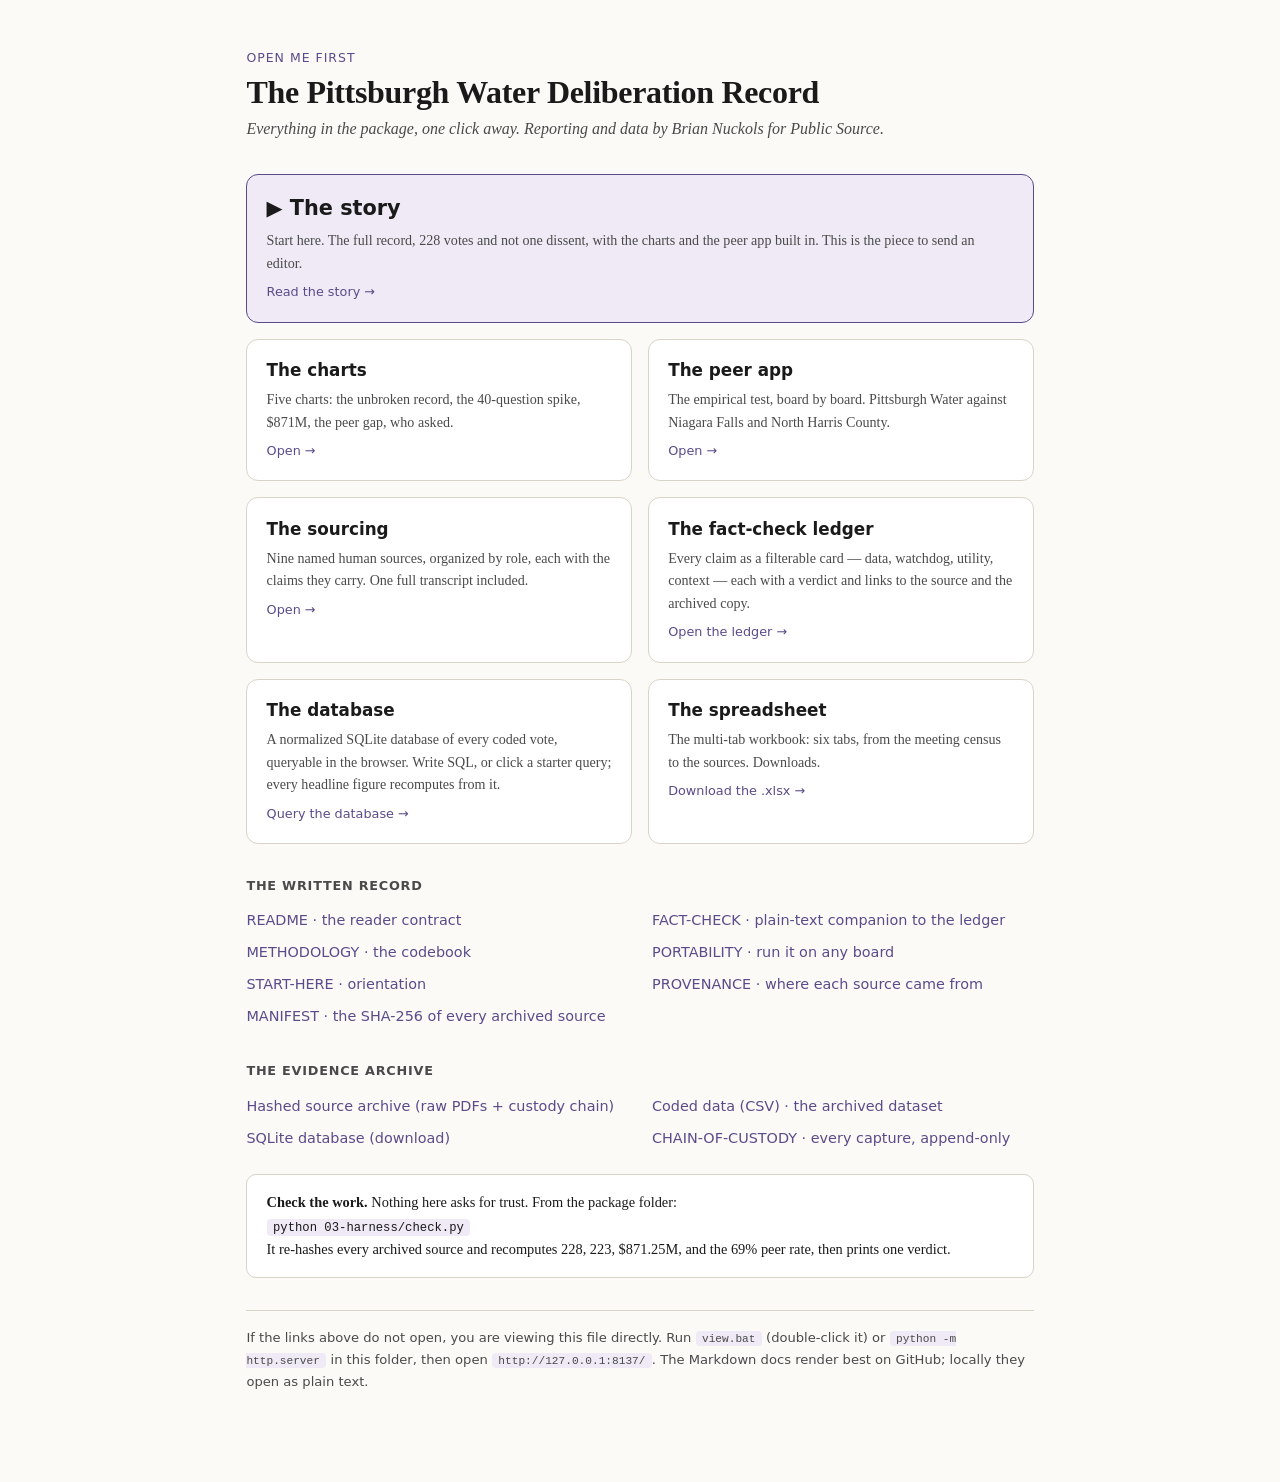
<file: index.html>
<!doctype html>
<html lang="en">
<head>
<meta charset="utf-8">
<meta name="viewport" content="width=device-width, initial-scale=1">
<title>The Pittsburgh Water Deliberation Record</title>
<style>
  :root{--ink:#1a1a1a;--soft:#4a4a4a;--paper:#fbfaf7;--rule:#d9d4c8;--accent:#5b4b8a;--accent-soft:#efeaf6;--card:#fff;}
  @media (prefers-color-scheme:dark){:root{--ink:#f4f2e9;--soft:#c3c2b7;--paper:#14130e;--rule:#332f26;--accent:#9085e9;--accent-soft:#231f33;--card:#1e1d16;}}
  *{box-sizing:border-box}
  body{margin:0;background:var(--paper);color:var(--ink);font-family:Georgia,"Palatino Linotype",serif;line-height:1.6}
  .wrap{max-width:52rem;margin:0 auto;padding:3rem 1.4rem 5rem}
  .kicker{font-family:-apple-system,system-ui,sans-serif;font-size:.78rem;letter-spacing:.08em;text-transform:uppercase;color:var(--accent);margin:0 0 .4rem}
  h1{font-size:2rem;line-height:1.15;margin:0 0 .3rem;letter-spacing:-.01em}
  .sub{color:var(--soft);font-style:italic;margin:0 0 2rem}
  .grid{display:grid;grid-template-columns:1fr 1fr;gap:1rem;margin-bottom:1.5rem}
  @media(max-width:600px){.grid{grid-template-columns:1fr}}
  a.card{display:block;text-decoration:none;color:inherit;background:var(--card);border:1px solid var(--rule);border-radius:12px;padding:1.1rem 1.2rem;transition:transform .1s,border-color .1s}
  a.card:hover{transform:translateY(-2px);border-color:var(--accent)}
  a.card.big{grid-column:1/-1;background:var(--accent-soft);border-color:var(--accent)}
  .card h2{font-family:-apple-system,system-ui,sans-serif;font-size:1.05rem;margin:0 0 .25rem}
  .card.big h2{font-size:1.3rem}
  .card p{font-size:.88rem;color:var(--soft);margin:0}
  .card .go{font-family:-apple-system,system-ui,sans-serif;font-size:.8rem;color:var(--accent);margin-top:.5rem;display:inline-block}
  h3.sec{font-family:-apple-system,system-ui,sans-serif;font-size:.8rem;text-transform:uppercase;letter-spacing:.06em;color:var(--soft);margin:2rem 0 .7rem}
  ul.docs{list-style:none;padding:0;margin:0;display:grid;grid-template-columns:1fr 1fr;gap:.4rem 1.5rem}
  @media(max-width:600px){ul.docs{grid-template-columns:1fr}}
  ul.docs a{color:var(--accent);text-decoration:none;font-family:-apple-system,system-ui,sans-serif;font-size:.9rem}
  ul.docs a:hover{text-decoration:underline}
  .check{background:var(--card);border:1px solid var(--rule);border-radius:10px;padding:1rem 1.2rem;margin-top:1.5rem;font-size:.9rem}
  code{font-family:"Cascadia Code",Consolas,monospace;background:var(--accent-soft);padding:.1rem .4rem;border-radius:4px;font-size:.85em}
  .foot{color:var(--soft);font-size:.82rem;margin-top:2rem;border-top:1px solid var(--rule);padding-top:1rem;font-family:-apple-system,system-ui,sans-serif}
</style>
</head>
<body>
<div class="wrap">
  <p class="kicker">Open me first</p>
  <h1>The Pittsburgh Water Deliberation Record</h1>
  <p class="sub">Everything in the package, one click away. Reporting and data by Brian Nuckols for Public Source.</p>

  <div class="grid">
    <a class="card big" href="site/index.html">
      <h2>▶ The story</h2>
      <p>Start here. The full record, 228 votes and not one dissent, with the charts and the peer app built in. This is the piece to send an editor.</p>
      <span class="go">Read the story →</span>
    </a>

    <a class="card" href="04-charts/index.html">
      <h2>The charts</h2>
      <p>Five charts: the unbroken record, the 40-question spike, $871M, the peer gap, who asked.</p>
      <span class="go">Open →</span>
    </a>

    <a class="card" href="widget/index.html">
      <h2>The peer app</h2>
      <p>The empirical test, board by board. Pittsburgh Water against Niagara Falls and North Harris County.</p>
      <span class="go">Open →</span>
    </a>

    <a class="card" href="05-sources/index.html">
      <h2>The sourcing</h2>
      <p>Nine named human sources, organized by role, each with the claims they carry. One full transcript included.</p>
      <span class="go">Open →</span>
    </a>

    <a class="card" href="fact-check/index.html">
      <h2>The fact-check ledger</h2>
      <p>Every claim as a filterable card — data, watchdog, utility, context — each with a verdict and links to the source and the archived copy.</p>
      <span class="go">Open the ledger →</span>
    </a>

    <a class="card" href="db/index.html">
      <h2>The database</h2>
      <p>A normalized SQLite database of every coded vote, queryable in the browser. Write SQL, or click a starter query; every headline figure recomputes from it.</p>
      <span class="go">Query the database →</span>
    </a>

    <a class="card" href="spreadsheet/Pittsburgh-Water-Deliberation-Record.xlsx">
      <h2>The spreadsheet</h2>
      <p>The multi-tab workbook: six tabs, from the meeting census to the sources. Downloads.</p>
      <span class="go">Download the .xlsx →</span>
    </a>
  </div>

  <h3 class="sec">The written record</h3>
  <ul class="docs">
    <li><a href="README.md">README · the reader contract</a></li>
    <li><a href="FACT-CHECK.md">FACT-CHECK · plain-text companion to the ledger</a></li>
    <li><a href="METHODOLOGY.md">METHODOLOGY · the codebook</a></li>
    <li><a href="PORTABILITY.md">PORTABILITY · run it on any board</a></li>
    <li><a href="START-HERE.md">START-HERE · orientation</a></li>
    <li><a href="01-sources-archive/PROVENANCE.md">PROVENANCE · where each source came from</a></li>
    <li><a href="01-sources-archive/MANIFEST.md">MANIFEST · the SHA-256 of every archived source</a></li>
  </ul>

  <h3 class="sec">The evidence archive</h3>
  <ul class="docs">
    <li><a href="https://github.com/bnuckols13/pittsburgh-water-deliberation-record/tree/main/01-sources-archive">Hashed source archive (raw PDFs + custody chain)</a></li>
    <li><a href="https://github.com/bnuckols13/pittsburgh-water-deliberation-record/tree/main/02-data">Coded data (CSV) · the archived dataset</a></li>
    <li><a href="db/pittsburgh_water.db">SQLite database (download)</a></li>
    <li><a href="01-sources-archive/CHAIN-OF-CUSTODY.md">CHAIN-OF-CUSTODY · every capture, append-only</a></li>
  </ul>

  <div class="check">
    <b>Check the work.</b> Nothing here asks for trust. From the package folder:
    <br><code>python 03-harness/check.py</code>
    <br>It re-hashes every archived source and recomputes 228, 223, $871.25M, and the 69% peer rate, then prints one verdict.
  </div>

  <p class="foot">If the links above do not open, you are viewing this file directly. Run <code>view.bat</code> (double-click it) or <code>python -m http.server</code> in this folder, then open <code>http://127.0.0.1:8137/</code>. The Markdown docs render best on GitHub; locally they open as plain text.</p>
</div>
</body>
</html>
</file>
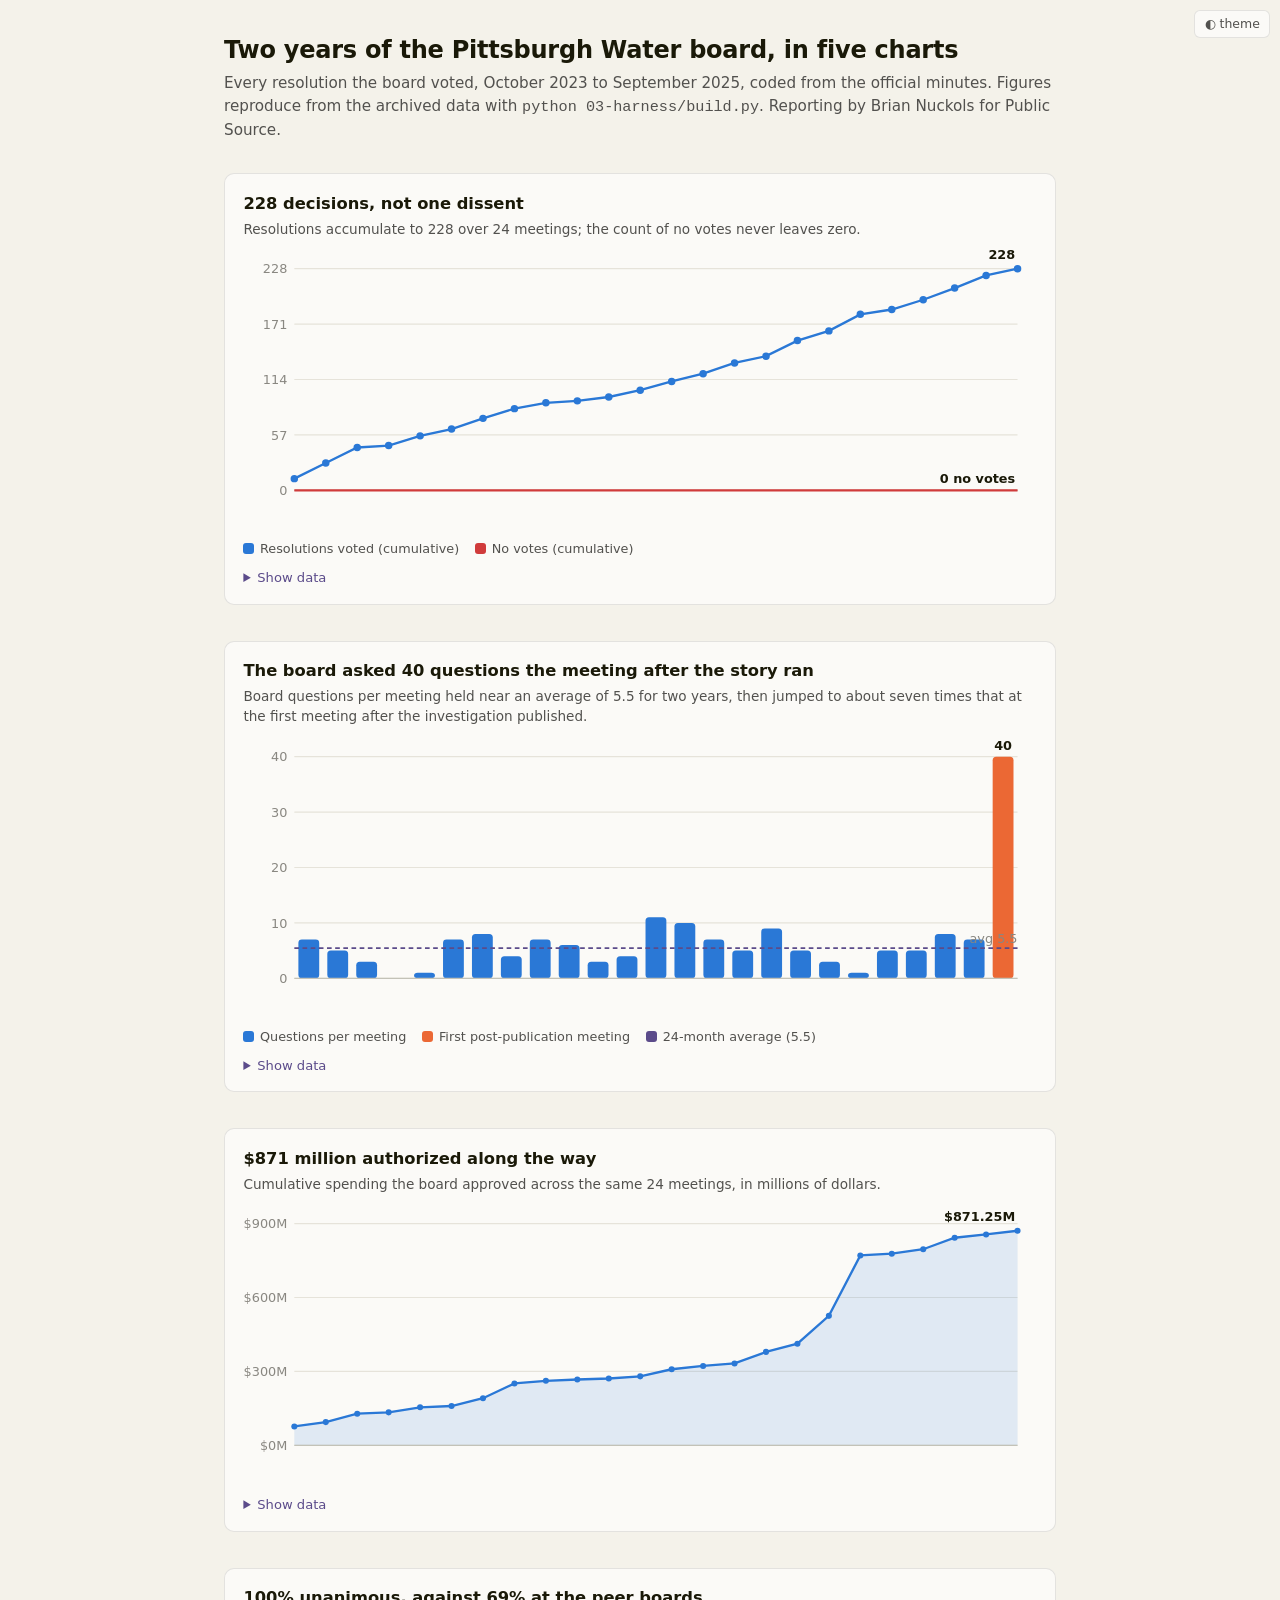
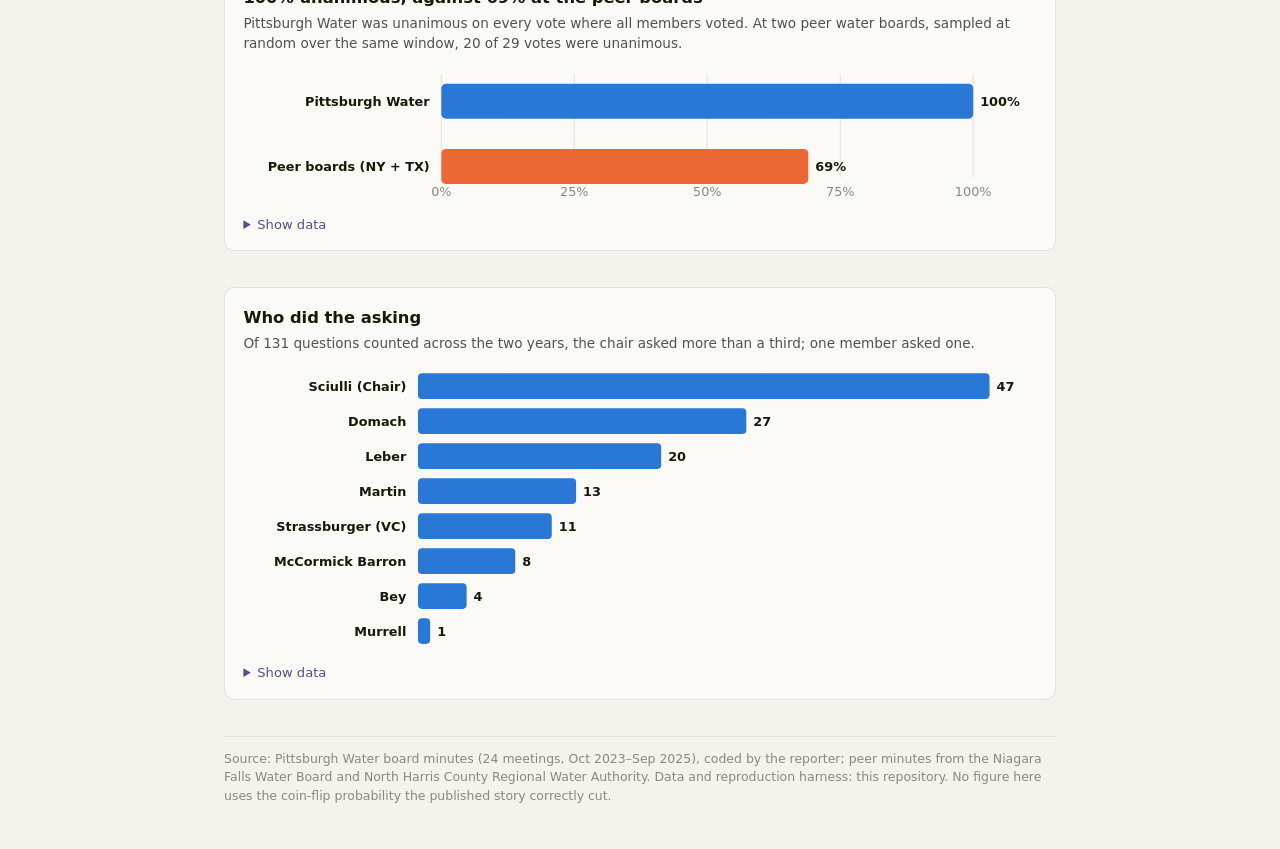
<file: 04-charts/index.html>
<!doctype html>
<html lang="en">
<head>
<meta charset="utf-8">
<meta name="viewport" content="width=device-width, initial-scale=1">
<title>Pittsburgh Water board: the charts</title>
<style>
  :root{
    --surface:#fbfaf7; --plane:#f4f2ea; --ink:#1a1908; --secondary:#52514e; --muted:#898781;
    --grid:#e6e3da; --axis:#c3c2b7; --s1:#2a78d6; --s2:#eb6834; --dissent:#d03b3b; --accent:#5b4b8a;
    --border:rgba(11,11,11,.10);
    font-family:system-ui,-apple-system,"Segoe UI",sans-serif;
  }
  @media (prefers-color-scheme:dark){
    :root{ --surface:#16150f; --plane:#0d0d0a; --ink:#f4f2e9; --secondary:#c3c2b7; --muted:#8f8d86;
      --grid:#2c2c2a; --axis:#383835; --s1:#3987e5; --s2:#d95926; --dissent:#e05a5a; --accent:#9085e9;
      --border:rgba(255,255,255,.12); }
  }
  :root[data-theme="dark"]{ --surface:#16150f; --plane:#0d0d0a; --ink:#f4f2e9; --secondary:#c3c2b7; --muted:#8f8d86; --grid:#2c2c2a; --axis:#383835; --s1:#3987e5; --s2:#d95926; --dissent:#e05a5a; --accent:#9085e9; --border:rgba(255,255,255,.12); }
  :root[data-theme="light"]{ --surface:#fbfaf7; --plane:#f4f2ea; --ink:#1a1908; --secondary:#52514e; --muted:#898781; --grid:#e6e3da; --axis:#c3c2b7; --s1:#2a78d6; --s2:#eb6834; --dissent:#d03b3b; --accent:#5b4b8a; --border:rgba(11,11,11,.10); }
  *{box-sizing:border-box}
  body{margin:0;background:var(--plane);color:var(--ink);line-height:1.5;padding:2rem 1rem}
  .wrap{max-width:52rem;margin:0 auto}
  h1{font-size:1.5rem;font-weight:650;letter-spacing:-.01em;margin:0 0 .25rem}
  .sub{color:var(--secondary);margin:0 0 2rem;font-size:.95rem}
  figure{margin:0 0 2.25rem;background:var(--surface);border:1px solid var(--border);border-radius:10px;padding:1.1rem 1.15rem 1rem}
  figcaption{font-weight:600;font-size:1.02rem;margin-bottom:.15rem}
  .note{color:var(--secondary);font-size:.85rem;margin:.1rem 0 .7rem}
  svg{display:block;width:100%;height:auto;overflow:visible}
  .legend{display:flex;gap:1rem;flex-wrap:wrap;font-size:.8rem;color:var(--secondary);margin-top:.55rem}
  .legend span{display:inline-flex;align-items:center;gap:.35rem}
  .swatch{width:11px;height:11px;border-radius:3px;display:inline-block}
  .tick{fill:var(--muted);font-size:11px}
  .vlabel{fill:var(--ink);font-size:11px;font-weight:600}
  .axis-line{stroke:var(--axis);stroke-width:1}
  .grid-line{stroke:var(--grid);stroke-width:1}
  details{margin-top:.6rem;font-size:.82rem;color:var(--secondary)}
  summary{cursor:pointer;color:var(--accent)}
  table{border-collapse:collapse;margin-top:.5rem;font-size:.8rem;width:100%}
  th,td{text-align:right;padding:.2rem .5rem;border-bottom:1px solid var(--grid);font-variant-numeric:tabular-nums}
  th:first-child,td:first-child{text-align:left}
  .tip{position:fixed;pointer-events:none;background:var(--ink);color:var(--surface);font-size:.76rem;
    padding:.3rem .5rem;border-radius:6px;opacity:0;transition:opacity .08s;z-index:9;white-space:nowrap;transform:translate(-50%,-130%)}
  .theme-btn{position:fixed;top:.6rem;right:.6rem;font:inherit;font-size:.78rem;background:var(--surface);
    color:var(--secondary);border:1px solid var(--border);border-radius:6px;padding:.25rem .6rem;cursor:pointer}
  .src{color:var(--muted);font-size:.78rem;margin-top:2rem;border-top:1px solid var(--grid);padding-top:.8rem}
</style>
</head>
<body>
<button class="theme-btn" id="themeBtn" aria-label="Toggle light or dark">◐ theme</button>
<div class="wrap">
  <h1>Two years of the Pittsburgh Water board, in five charts</h1>
  <p class="sub">Every resolution the board voted, October 2023 to September 2025, coded from the official minutes. Figures reproduce from the archived data with <code>python 03-harness/build.py</code>. Reporting by Brian Nuckols for Public Source.</p>

  <figure><figcaption>228 decisions, not one dissent</figcaption>
    <p class="note">Resolutions accumulate to 228 over 24 meetings; the count of no votes never leaves zero.</p>
    <div id="c1"></div>
    <div class="legend"><span><i class="swatch" style="background:var(--s1)"></i>Resolutions voted (cumulative)</span><span><i class="swatch" style="background:var(--dissent)"></i>No votes (cumulative)</span></div>
    <details><summary>Show data</summary><div id="t1"></div></details>
  </figure>

  <figure><figcaption>The board asked 40 questions the meeting after the story ran</figcaption>
    <p class="note">Board questions per meeting held near an average of 5.5 for two years, then jumped to about seven times that at the first meeting after the investigation published.</p>
    <div id="c2"></div>
    <div class="legend"><span><i class="swatch" style="background:var(--s1)"></i>Questions per meeting</span><span><i class="swatch" style="background:var(--s2)"></i>First post-publication meeting</span><span><i class="swatch" style="background:var(--accent)"></i>24-month average (5.5)</span></div>
    <details><summary>Show data</summary><div id="t2"></div></details>
  </figure>

  <figure><figcaption>$871 million authorized along the way</figcaption>
    <p class="note">Cumulative spending the board approved across the same 24 meetings, in millions of dollars.</p>
    <div id="c3"></div>
    <details><summary>Show data</summary><div id="t3"></div></details>
  </figure>

  <figure><figcaption>100% unanimous, against 69% at the peer boards</figcaption>
    <p class="note">Pittsburgh Water was unanimous on every vote where all members voted. At two peer water boards, sampled at random over the same window, 20 of 29 votes were unanimous.</p>
    <div id="c4"></div>
    <details><summary>Show data</summary><div id="t4"></div></details>
  </figure>

  <figure><figcaption>Who did the asking</figcaption>
    <p class="note">Of 131 questions counted across the two years, the chair asked more than a third; one member asked one.</p>
    <div id="c5"></div>
    <details><summary>Show data</summary><div id="t5"></div></details>
  </figure>

  <p class="src">Source: Pittsburgh Water board minutes (24 meetings, Oct 2023–Sep 2025), coded by the reporter; peer minutes from the Niagara Falls Water Board and North Harris County Regional Water Authority. Data and reproduction harness: this repository. No figure here uses the coin-flip probability the published story correctly cut.</p>
</div>

<div class="tip" id="tip"></div>
<script>
const tip=document.getElementById('tip');
function showTip(e,html){tip.innerHTML=html;tip.style.left=e.clientX+'px';tip.style.top=e.clientY+'px';tip.style.opacity=1;}
function hideTip(){tip.style.opacity=0;}
const NS='http://www.w3.org/2000/svg';
function el(n,a){const e=document.createElementNS(NS,n);for(const k in a)e.setAttribute(k,a[k]);return e;}
function table(id,head,rows){
  let h='<table><thead><tr>'+head.map(c=>`<th>${c}</th>`).join('')+'</tr></thead><tbody>';
  h+=rows.map(r=>'<tr>'+r.map(c=>`<td>${c}</td>`).join('')+'</tr>').join('');
  document.getElementById(id).innerHTML=h+'</tbody></table>';
}

// --- data ---------------------------------------------------------------
const meetings=[
 ["2023-10-27",12,7,76.58],["2023-11-17",16,5,17.58],["2023-12-15",16,3,34.29],["2024-01-26",2,0,5.26],
 ["2024-02-23",10,1,20.42],["2024-03-22",7,7,5.34],["2024-04-26",11,8,31.56],["2024-05-24",10,4,60.08],
 ["2024-06-28",6,7,10.80],["2024-07-26",2,6,5.18],["2024-08-23",4,3,4.19],["2024-09-27",7,4,8.66],
 ["2024-10-25",9,11,28.79],["2024-11-22",8,10,13.64],["2024-12-20",11,7,9.92],["2025-01-24",7,5,46.94],
 ["2025-02-28",16,9,33.22],["2025-03-28",10,5,113.18],["2025-04-25",17,3,245.38],["2025-05-23",5,1,7.04],
 ["2025-06-27",10,5,18.14],["2025-07-25",12,5,46.54],["2025-08-22",13,8,13.54],["2025-09-26",7,7,14.98]];
const members=[["Sciulli (Chair)",47],["Domach",27],["Leber",20],["Martin",13],["Strassburger (VC)",11],["McCormick Barron",8],["Bey",4],["Murrell",1]];
const W=680, H=240, PL=44, PR=16, PT=16, PB=34;

// --- chart 1: cumulative resolutions vs cumulative dissent --------------
(function(){
  const svg=el('svg',{viewBox:`0 0 ${W} ${H}`,role:'img','aria-label':'Cumulative resolutions rising to 228 while cumulative no votes stay at zero'});
  let cum=0; const pts=meetings.map((m,i)=>{cum+=m[1];return [i,cum];});
  const maxY=228, X=i=>PL+(W-PL-PR)*i/(meetings.length-1), Y=v=>H-PB-(H-PT-PB)*v/maxY;
  [0,57,114,171,228].forEach(v=>{svg.appendChild(el('line',{class:'grid-line',x1:PL,x2:W-PR,y1:Y(v),y2:Y(v)}));
    const t=el('text',{class:'tick',x:PL-6,y:Y(v)+4,'text-anchor':'end'});t.textContent=v;svg.appendChild(t);});
  svg.appendChild(el('line',{class:'axis-line',x1:PL,x2:W-PR,y1:Y(0),y2:Y(0)}));
  // dissent line flat at 0
  svg.appendChild(el('line',{x1:X(0),y1:Y(0),x2:X(meetings.length-1),y2:Y(0),stroke:'var(--dissent)','stroke-width':2}));
  // resolutions cumulative
  let d='M'+pts.map(p=>`${X(p[0])},${Y(p[1])}`).join(' L');
  svg.appendChild(el('path',{d,fill:'none',stroke:'var(--s1)','stroke-width':2}));
  pts.forEach((p,i)=>{const c=el('circle',{cx:X(p[0]),cy:Y(p[1]),r:3.2,fill:'var(--s1)'});
    c.addEventListener('mousemove',e=>showTip(e,`${meetings[i][0]}<br>${p[1]} resolutions · 0 no votes`));
    c.addEventListener('mouseleave',hideTip);svg.appendChild(c);});
  const lab=el('text',{class:'vlabel',x:X(pts.length-1)-2,y:Y(228)-8,'text-anchor':'end'});lab.textContent='228';svg.appendChild(lab);
  const z=el('text',{class:'vlabel',x:X(pts.length-1)-2,y:Y(0)-6,'text-anchor':'end',fill:'var(--dissent)'});z.textContent='0 no votes';svg.appendChild(z);
  document.getElementById('c1').appendChild(svg);
  table('t1',['Meeting','Cumulative resolutions','Cumulative no votes'],pts.map((p,i)=>[meetings[i][0],p[1],0]));
})();

// --- chart 2: questions per meeting + follow-up spike -------------------
(function(){
  const data=meetings.map(m=>m[2]).concat([40]);
  const labels=meetings.map(m=>m[0].slice(2)).concat(['post-pub']);
  const avg=5.46, maxY=40;
  const bw=(W-PL-PR)/data.length*0.72, gap=(W-PL-PR)/data.length;
  const Y=v=>H-PB-(H-PT-PB)*v/maxY;
  const svg=el('svg',{viewBox:`0 0 ${W} ${H}`,role:'img','aria-label':'Questions per meeting near five for two years then forty at the first post-publication meeting'});
  [0,10,20,30,40].forEach(v=>{svg.appendChild(el('line',{class:'grid-line',x1:PL,x2:W-PR,y1:Y(v),y2:Y(v)}));
    const t=el('text',{class:'tick',x:PL-6,y:Y(v)+4,'text-anchor':'end'});t.textContent=v;svg.appendChild(t);});
  data.forEach((v,i)=>{const x=PL+gap*i+(gap-bw)/2, h=Y(0)-Y(v), last=i===data.length-1;
    const r=el('rect',{x,y:Y(v),width:bw,height:Math.max(h,0),rx:3,fill:last?'var(--s2)':'var(--s1)'});
    r.addEventListener('mousemove',e=>showTip(e,`${last?'First post-publication meeting':meetings[i][0]}<br>${v} questions`));
    r.addEventListener('mouseleave',hideTip);svg.appendChild(r);});
  // average line
  svg.appendChild(el('line',{x1:PL,x2:W-PR,y1:Y(avg),y2:Y(avg),stroke:'var(--accent)','stroke-width':1.5,'stroke-dasharray':'4 3'}));
  const al=el('text',{class:'tick',x:W-PR,y:Y(avg)-4,'text-anchor':'end',fill:'var(--accent)'});al.textContent='avg 5.5';svg.appendChild(al);
  const sp=el('text',{class:'vlabel',x:PL+gap*(data.length-1)+gap/2,y:Y(40)-6,'text-anchor':'middle',fill:'var(--s2)'});sp.textContent='40';svg.appendChild(sp);
  svg.appendChild(el('line',{class:'axis-line',x1:PL,x2:W-PR,y1:Y(0),y2:Y(0)}));
  document.getElementById('c2').appendChild(svg);
  table('t2',['Meeting','Questions'],meetings.map(m=>[m[0],m[2]]).concat([['First post-publication meeting',40]]));
})();

// --- chart 3: cumulative spending --------------------------------------
(function(){
  let cum=0; const pts=meetings.map((m,i)=>{cum+=m[3];return [i,cum];});
  const maxY=900, X=i=>PL+(W-PL-PR)*i/(meetings.length-1), Y=v=>H-PB-(H-PT-PB)*v/maxY;
  const svg=el('svg',{viewBox:`0 0 ${W} ${H}`,role:'img','aria-label':'Cumulative spending authorized rising to 871 million dollars'});
  [0,300,600,900].forEach(v=>{svg.appendChild(el('line',{class:'grid-line',x1:PL,x2:W-PR,y1:Y(v),y2:Y(v)}));
    const t=el('text',{class:'tick',x:PL-6,y:Y(v)+4,'text-anchor':'end'});t.textContent='$'+v+'M';svg.appendChild(t);});
  let area='M'+X(0)+','+Y(0)+' L'+pts.map(p=>`${X(p[0])},${Y(p[1])}`).join(' L')+` L${X(pts.length-1)},${Y(0)} Z`;
  svg.appendChild(el('path',{d:area,fill:'var(--s1)','fill-opacity':.13}));
  svg.appendChild(el('path',{d:'M'+pts.map(p=>`${X(p[0])},${Y(p[1])}`).join(' L'),fill:'none',stroke:'var(--s1)','stroke-width':2}));
  pts.forEach((p,i)=>{const c=el('circle',{cx:X(p[0]),cy:Y(p[1]),r:2.6,fill:'var(--s1)'});
    c.addEventListener('mousemove',e=>showTip(e,`${meetings[i][0]}<br>$${p[1].toFixed(2)}M cumulative`));
    c.addEventListener('mouseleave',hideTip);svg.appendChild(c);});
  const lab=el('text',{class:'vlabel',x:X(pts.length-1)-2,y:Y(871.25)-8,'text-anchor':'end'});lab.textContent='$871.25M';svg.appendChild(lab);
  svg.appendChild(el('line',{class:'axis-line',x1:PL,x2:W-PR,y1:Y(0),y2:Y(0)}));
  document.getElementById('c3').appendChild(svg);
  table('t3',['Meeting','Cumulative $M'],pts.map((p,i)=>[meetings[i][0],'$'+p[1].toFixed(2)]));
})();

// --- chart 4: peer comparison ------------------------------------------
(function(){
  const rows=[["Pittsburgh Water",100,'var(--s1)','223 of 223 votes (all-member), 0 split in 24 months'],
              ["Peer boards (NY + TX)",69,'var(--s2)','20 of 29 sampled votes unanimous; 9 contested']];
  const w=680,h=120,pl=170,pr=54,gap=26,bh=30;
  const X=v=>pl+(w-pl-pr)*v/100;
  const svg=el('svg',{viewBox:`0 0 ${w} ${h}`,role:'img','aria-label':'Pittsburgh Water 100 percent unanimous versus 69 percent at peer boards'});
  [0,25,50,75,100].forEach(v=>{svg.appendChild(el('line',{class:'grid-line',x1:X(v),x2:X(v),y1:8,y2:h-24}));
    const t=el('text',{class:'tick',x:X(v),y:h-8,'text-anchor':'middle'});t.textContent=v+'%';svg.appendChild(t);});
  rows.forEach((r,i)=>{const y=16+i*(bh+gap);
    const lb=el('text',{class:'vlabel',x:pl-10,y:y+bh/2+4,'text-anchor':'end'});lb.textContent=r[0];svg.appendChild(lb);
    const bar=el('rect',{x:pl,y,width:Math.max(X(r[1])-pl,0),height:bh,rx:4,fill:r[2]});
    bar.addEventListener('mousemove',e=>showTip(e,`${r[0]}<br>${r[1]}% unanimous · ${r[3]}`));bar.addEventListener('mouseleave',hideTip);svg.appendChild(bar);
    const vl=el('text',{class:'vlabel',x:X(r[1])+6,y:y+bh/2+4});vl.textContent=r[1]+'%';svg.appendChild(vl);});
  document.getElementById('c4').appendChild(svg);
  table('t4',['Board','Unanimity','Basis'],rows.map(r=>[r[0],r[1]+'%',r[3]]));
})();

// --- chart 5: questions by member --------------------------------------
(function(){
  const w=680,pl=150,pr=40,bh=22,gap=8,top=8;
  const h=top+members.length*(bh+gap);
  const max=47, X=v=>pl+(w-pl-pr)*v/max;
  const svg=el('svg',{viewBox:`0 0 ${w} ${h}`,role:'img','aria-label':'Questions asked by each board member, chair highest at 47'});
  members.forEach((m,i)=>{const y=top+i*(bh+gap);
    const lb=el('text',{class:'vlabel',x:pl-10,y:y+bh/2+4,'text-anchor':'end'});lb.textContent=m[0];svg.appendChild(lb);
    const bar=el('rect',{x:pl,y,width:Math.max(X(m[1])-pl,0),height:bh,rx:3.5,fill:'var(--s1)'});
    const pct=Math.round(m[1]/131*100);
    bar.addEventListener('mousemove',e=>showTip(e,`${m[0]}<br>${m[1]} questions · ${pct}%`));bar.addEventListener('mouseleave',hideTip);svg.appendChild(bar);
    const vl=el('text',{class:'vlabel',x:X(m[1])+6,y:y+bh/2+4});vl.textContent=m[1];svg.appendChild(vl);});
  document.getElementById('c5').appendChild(svg);
  table('t5',['Member','Questions','Share of 131'],members.map(m=>[m[0],m[1],Math.round(m[1]/131*100)+'%']));
})();

// theme toggle
document.getElementById('themeBtn').addEventListener('click',()=>{
  const r=document.documentElement, cur=r.getAttribute('data-theme');
  const dark=cur? cur==='dark' : matchMedia('(prefers-color-scheme:dark)').matches;
  r.setAttribute('data-theme',dark?'light':'dark');
});
</script>
</body>
</html>
</file>
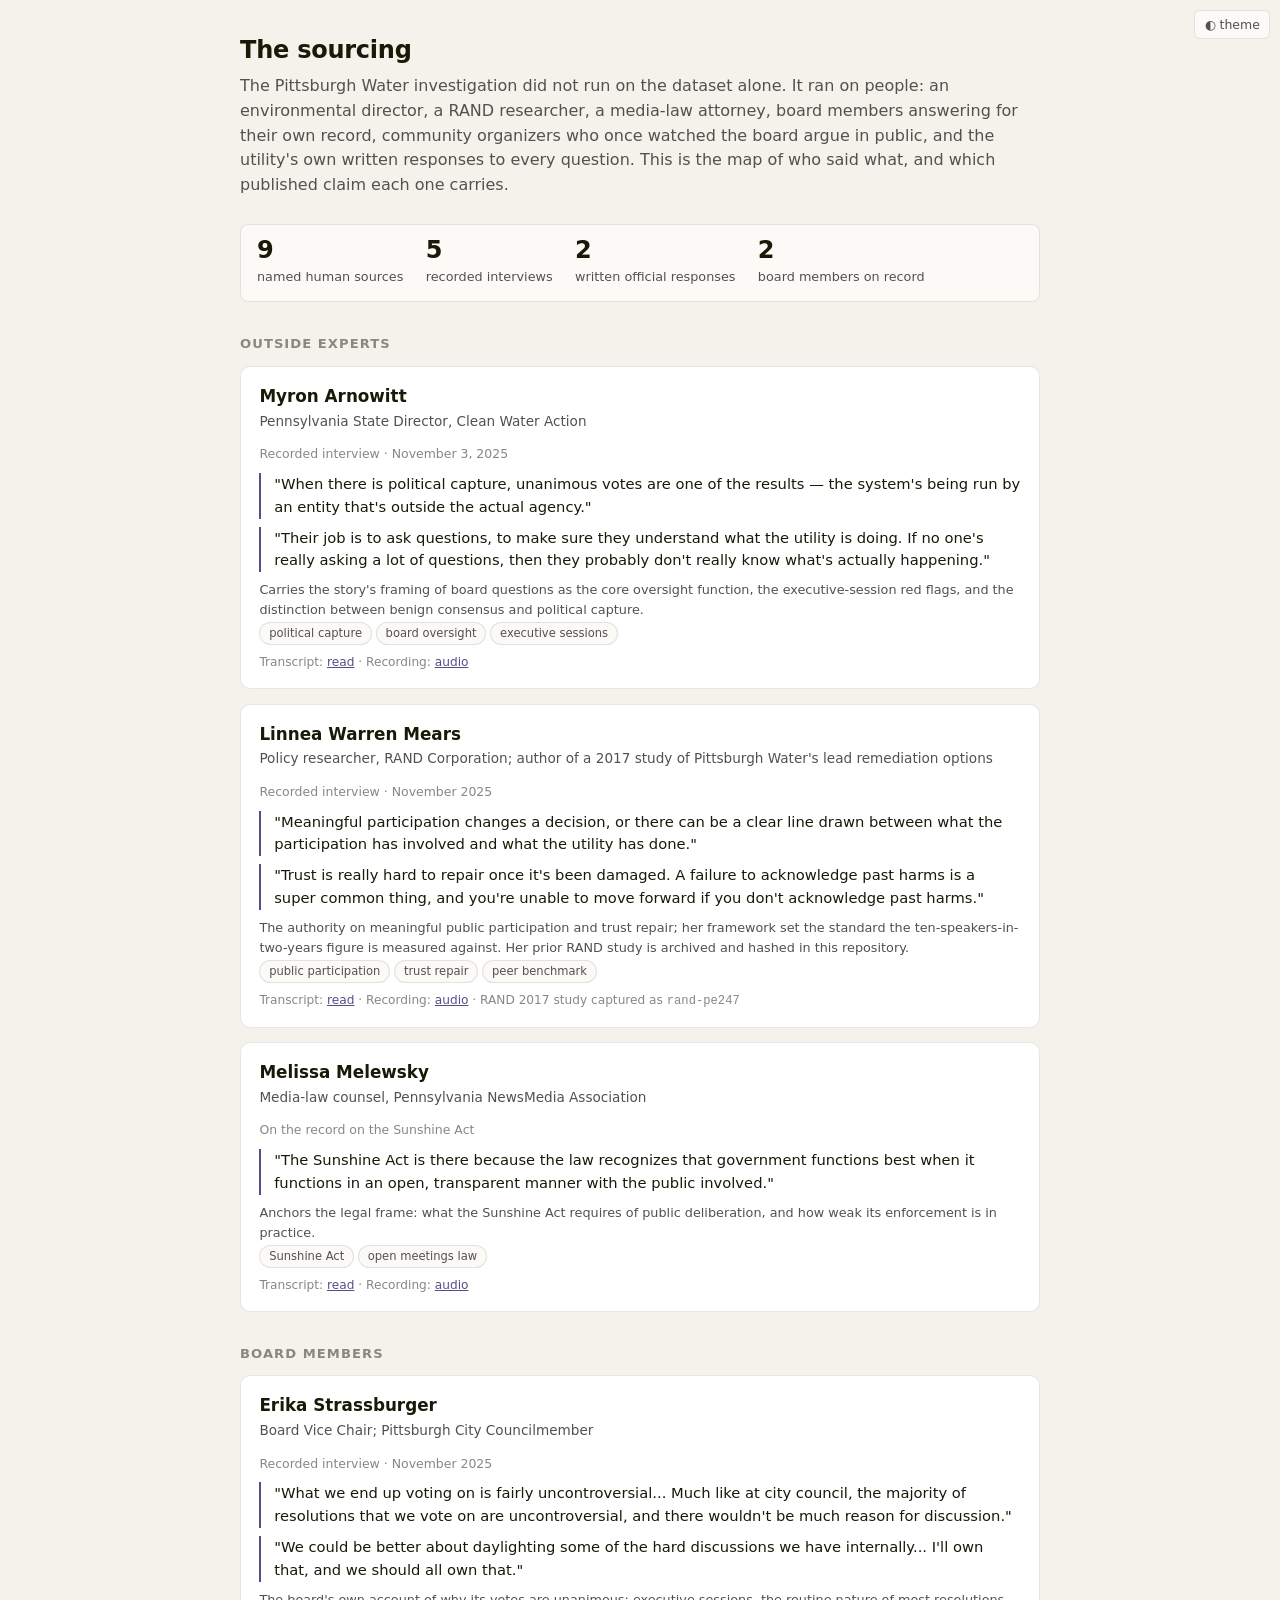
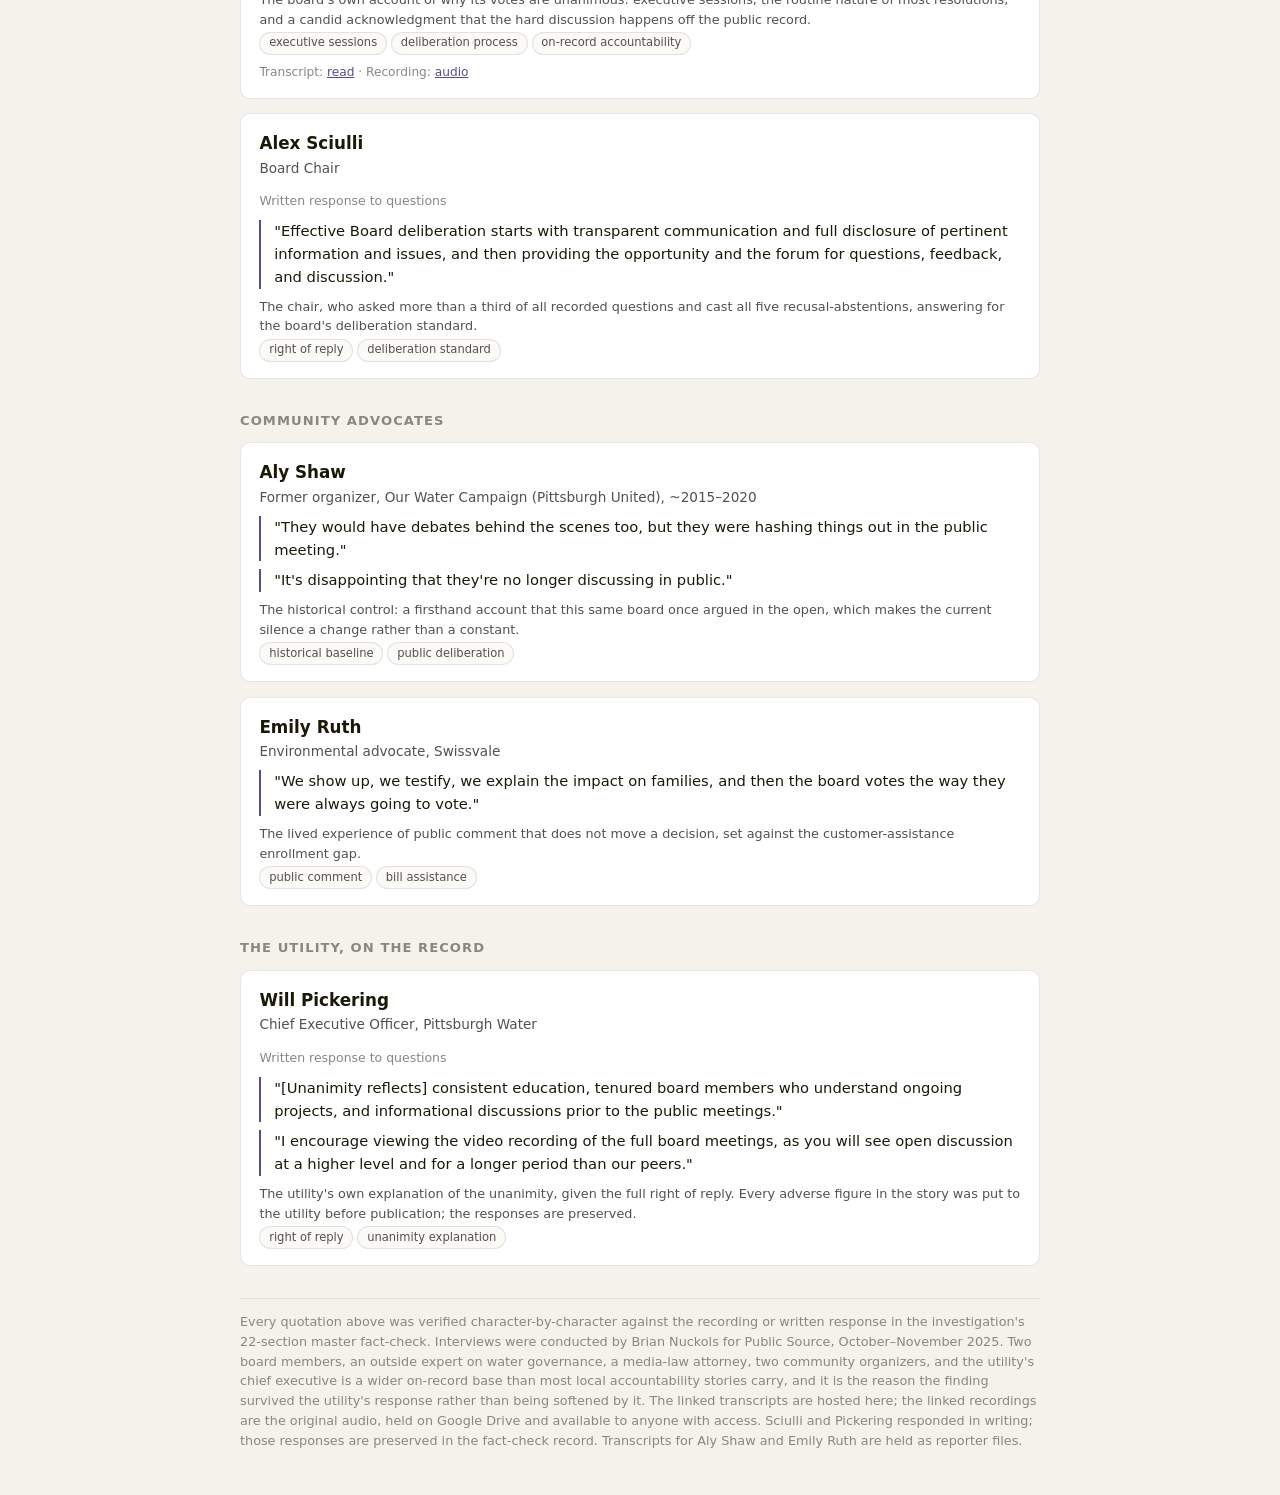
<file: 05-sources/index.html>
<!doctype html>
<html lang="en">
<head>
<meta charset="utf-8">
<meta name="viewport" content="width=device-width, initial-scale=1">
<title>The sourcing: who the Pittsburgh Water investigation talked to</title>
<style>
  :root{--surface:#fbfaf7;--plane:#f4f2ea;--card:#fff;--ink:#1a1908;--secondary:#52514e;--muted:#898781;
    --grid:#e6e3da;--accent:#5b4b8a;--s1:#2a78d6;--s2:#eb6834;--border:rgba(11,11,11,.10);
    font-family:system-ui,-apple-system,"Segoe UI",sans-serif;}
  @media (prefers-color-scheme:dark){:root{--surface:#16150f;--plane:#0d0d0a;--card:#1e1d16;--ink:#f4f2e9;--secondary:#c3c2b7;--muted:#8f8d86;--grid:#2c2c2a;--accent:#9085e9;--s1:#3987e5;--s2:#d95926;--border:rgba(255,255,255,.12);}}
  :root[data-theme="dark"]{--surface:#16150f;--plane:#0d0d0a;--card:#1e1d16;--ink:#f4f2e9;--secondary:#c3c2b7;--muted:#8f8d86;--grid:#2c2c2a;--accent:#9085e9;--s1:#3987e5;--s2:#d95926;--border:rgba(255,255,255,.12);}
  :root[data-theme="light"]{--surface:#fbfaf7;--plane:#f4f2ea;--card:#fff;--ink:#1a1908;--secondary:#52514e;--muted:#898781;--grid:#e6e3da;--accent:#5b4b8a;--s1:#2a78d6;--s2:#eb6834;--border:rgba(11,11,11,.10);}
  *{box-sizing:border-box}
  body{margin:0;background:var(--plane);color:var(--ink);line-height:1.55;padding:2rem 1rem}
  .wrap{max-width:50rem;margin:0 auto}
  h1{font-size:1.5rem;font-weight:650;letter-spacing:-.01em;margin:0 0 .3rem}
  .sub{color:var(--secondary);margin:0 0 1.6rem}
  .count{display:flex;gap:1.4rem;flex-wrap:wrap;margin:0 0 1.8rem;padding:.8rem 1rem;background:var(--surface);border:1px solid var(--border);border-radius:8px}
  .count b{font-size:1.5rem;font-weight:700;display:block;line-height:1.1}
  .count span{font-size:.8rem;color:var(--secondary)}
  h2{font-size:.82rem;text-transform:uppercase;letter-spacing:.08em;color:var(--muted);margin:2rem 0 .7rem;font-weight:650}
  .card{background:var(--card);border:1px solid var(--border);border-radius:10px;padding:1rem 1.15rem;margin-bottom:.9rem}
  .card h3{margin:0;font-size:1.05rem}
  .role{color:var(--secondary);font-size:.85rem;margin:.1rem 0 .1rem}
  .meta{color:var(--muted);font-size:.78rem;margin-bottom:.6rem}
  blockquote{margin:.5rem 0;padding-left:.8rem;border-left:2px solid var(--accent);color:var(--ink);font-size:.92rem}
  .supports{font-size:.8rem;color:var(--secondary);margin-top:.5rem}
  .tag{display:inline-block;font-size:.72rem;background:var(--surface);border:1px solid var(--border);border-radius:20px;padding:.1rem .55rem;margin:.15rem .25rem 0 0;color:var(--secondary)}
  .status{font-size:.76rem;color:var(--muted);margin-top:.5rem}
  .status a{color:var(--accent)}
  .foot{color:var(--muted);font-size:.8rem;margin-top:2rem;border-top:1px solid var(--grid);padding-top:.8rem}
  .theme-btn{position:fixed;top:.6rem;right:.6rem;font:inherit;font-size:.78rem;background:var(--surface);color:var(--secondary);border:1px solid var(--border);border-radius:6px;padding:.25rem .6rem;cursor:pointer}
</style>
</head>
<body>
<button class="theme-btn" id="themeBtn">◐ theme</button>
<div class="wrap">
  <h1>The sourcing</h1>
  <p class="sub">The Pittsburgh Water investigation did not run on the dataset alone. It ran on people: an environmental director, a RAND researcher, a media-law attorney, board members answering for their own record, community organizers who once watched the board argue in public, and the utility's own written responses to every question. This is the map of who said what, and which published claim each one carries.</p>

  <div class="count">
    <div><b>9</b><span>named human sources</span></div>
    <div><b>5</b><span>recorded interviews</span></div>
    <div><b>2</b><span>written official responses</span></div>
    <div><b>2</b><span>board members on record</span></div>
  </div>

  <h2>Outside experts</h2>

  <div class="card">
    <h3>Myron Arnowitt</h3>
    <p class="role">Pennsylvania State Director, Clean Water Action</p>
    <p class="meta">Recorded interview · November 3, 2025</p>
    <blockquote>"When there is political capture, unanimous votes are one of the results — the system's being run by an entity that's outside the actual agency."</blockquote>
    <blockquote>"Their job is to ask questions, to make sure they understand what the utility is doing. If no one's really asking a lot of questions, then they probably don't really know what's actually happening."</blockquote>
    <div class="supports">Carries the story's framing of board questions as the core oversight function, the executive-session red flags, and the distinction between benign consensus and political capture.</div>
    <div><span class="tag">political capture</span><span class="tag">board oversight</span><span class="tag">executive sessions</span></div>
    <div class="status">Transcript: <a href="transcripts/arnowitt-2025-11-03.md">read</a> · Recording: <a href="https://drive.google.com/file/d/1zA-etDaPCELvuoT-q1tKewjJxFFXRWw0/view">audio</a></div>
  </div>

  <div class="card">
    <h3>Linnea Warren Mears</h3>
    <p class="role">Policy researcher, RAND Corporation; author of a 2017 study of Pittsburgh Water's lead remediation options</p>
    <p class="meta">Recorded interview · November 2025</p>
    <blockquote>"Meaningful participation changes a decision, or there can be a clear line drawn between what the participation has involved and what the utility has done."</blockquote>
    <blockquote>"Trust is really hard to repair once it's been damaged. A failure to acknowledge past harms is a super common thing, and you're unable to move forward if you don't acknowledge past harms."</blockquote>
    <div class="supports">The authority on meaningful public participation and trust repair; her framework set the standard the ten-speakers-in-two-years figure is measured against. Her prior RAND study is archived and hashed in this repository.</div>
    <div><span class="tag">public participation</span><span class="tag">trust repair</span><span class="tag">peer benchmark</span></div>
    <div class="status">Transcript: <a href="transcripts/warren-mears-2025-09-05.md">read</a> · Recording: <a href="https://drive.google.com/file/d/1mCpQL7PYOGIm6CN1e9QkJzzo0ocmoxij/view">audio</a> · RAND 2017 study captured as <code>rand-pe247</code></div>
  </div>

  <div class="card">
    <h3>Melissa Melewsky</h3>
    <p class="role">Media-law counsel, Pennsylvania NewsMedia Association</p>
    <p class="meta">On the record on the Sunshine Act</p>
    <blockquote>"The Sunshine Act is there because the law recognizes that government functions best when it functions in an open, transparent manner with the public involved."</blockquote>
    <div class="supports">Anchors the legal frame: what the Sunshine Act requires of public deliberation, and how weak its enforcement is in practice.</div>
    <div><span class="tag">Sunshine Act</span><span class="tag">open meetings law</span></div>
    <div class="status">Transcript: <a href="transcripts/melewsky-2025-11-17.md">read</a> · Recording: <a href="https://drive.google.com/file/d/1MDgsNqzlkSHPeWvTEaXhHXv231eSeIxA/view">audio</a></div>
  </div>

  <h2>Board members</h2>

  <div class="card">
    <h3>Erika Strassburger</h3>
    <p class="role">Board Vice Chair; Pittsburgh City Councilmember</p>
    <p class="meta">Recorded interview · November 2025</p>
    <blockquote>"What we end up voting on is fairly uncontroversial... Much like at city council, the majority of resolutions that we vote on are uncontroversial, and there wouldn't be much reason for discussion."</blockquote>
    <blockquote>"We could be better about daylighting some of the hard discussions we have internally... I'll own that, and we should all own that."</blockquote>
    <div class="supports">The board's own account of why its votes are unanimous: executive sessions, the routine nature of most resolutions, and a candid acknowledgment that the hard discussion happens off the public record.</div>
    <div><span class="tag">executive sessions</span><span class="tag">deliberation process</span><span class="tag">on-record accountability</span></div>
    <div class="status">Transcript: <a href="transcripts/strassburger-2025-11-04.md">read</a> · Recording: <a href="https://drive.google.com/file/d/1JfuekZu6BGbWEIg0YvHTqSUM0bYeUW7A/view">audio</a></div>
  </div>

  <div class="card">
    <h3>Alex Sciulli</h3>
    <p class="role">Board Chair</p>
    <p class="meta">Written response to questions</p>
    <blockquote>"Effective Board deliberation starts with transparent communication and full disclosure of pertinent information and issues, and then providing the opportunity and the forum for questions, feedback, and discussion."</blockquote>
    <div class="supports">The chair, who asked more than a third of all recorded questions and cast all five recusal-abstentions, answering for the board's deliberation standard.</div>
    <div><span class="tag">right of reply</span><span class="tag">deliberation standard</span></div>
  </div>

  <h2>Community advocates</h2>

  <div class="card">
    <h3>Aly Shaw</h3>
    <p class="role">Former organizer, Our Water Campaign (Pittsburgh United), ~2015–2020</p>
    <blockquote>"They would have debates behind the scenes too, but they were hashing things out in the public meeting."</blockquote>
    <blockquote>"It's disappointing that they're no longer discussing in public."</blockquote>
    <div class="supports">The historical control: a firsthand account that this same board once argued in the open, which makes the current silence a change rather than a constant.</div>
    <div><span class="tag">historical baseline</span><span class="tag">public deliberation</span></div>
  </div>

  <div class="card">
    <h3>Emily Ruth</h3>
    <p class="role">Environmental advocate, Swissvale</p>
    <blockquote>"We show up, we testify, we explain the impact on families, and then the board votes the way they were always going to vote."</blockquote>
    <div class="supports">The lived experience of public comment that does not move a decision, set against the customer-assistance enrollment gap.</div>
    <div><span class="tag">public comment</span><span class="tag">bill assistance</span></div>
  </div>

  <h2>The utility, on the record</h2>

  <div class="card">
    <h3>Will Pickering</h3>
    <p class="role">Chief Executive Officer, Pittsburgh Water</p>
    <p class="meta">Written response to questions</p>
    <blockquote>"[Unanimity reflects] consistent education, tenured board members who understand ongoing projects, and informational discussions prior to the public meetings."</blockquote>
    <blockquote>"I encourage viewing the video recording of the full board meetings, as you will see open discussion at a higher level and for a longer period than our peers."</blockquote>
    <div class="supports">The utility's own explanation of the unanimity, given the full right of reply. Every adverse figure in the story was put to the utility before publication; the responses are preserved.</div>
    <div><span class="tag">right of reply</span><span class="tag">unanimity explanation</span></div>
  </div>

  <p class="foot">Every quotation above was verified character-by-character against the recording or written response in the investigation's 22-section master fact-check. Interviews were conducted by Brian Nuckols for Public Source, October–November 2025. Two board members, an outside expert on water governance, a media-law attorney, two community organizers, and the utility's chief executive is a wider on-record base than most local accountability stories carry, and it is the reason the finding survived the utility's response rather than being softened by it. The linked transcripts are hosted here; the linked recordings are the original audio, held on Google Drive and available to anyone with access. Sciulli and Pickering responded in writing; those responses are preserved in the fact-check record. Transcripts for Aly Shaw and Emily Ruth are held as reporter files.</p>
</div>
<script>
document.getElementById('themeBtn').addEventListener('click',()=>{const r=document.documentElement,c=r.getAttribute('data-theme');
  const d=c?c==='dark':matchMedia('(prefers-color-scheme:dark)').matches;r.setAttribute('data-theme',d?'light':'dark');});
</script>
</body>
</html>
</file>
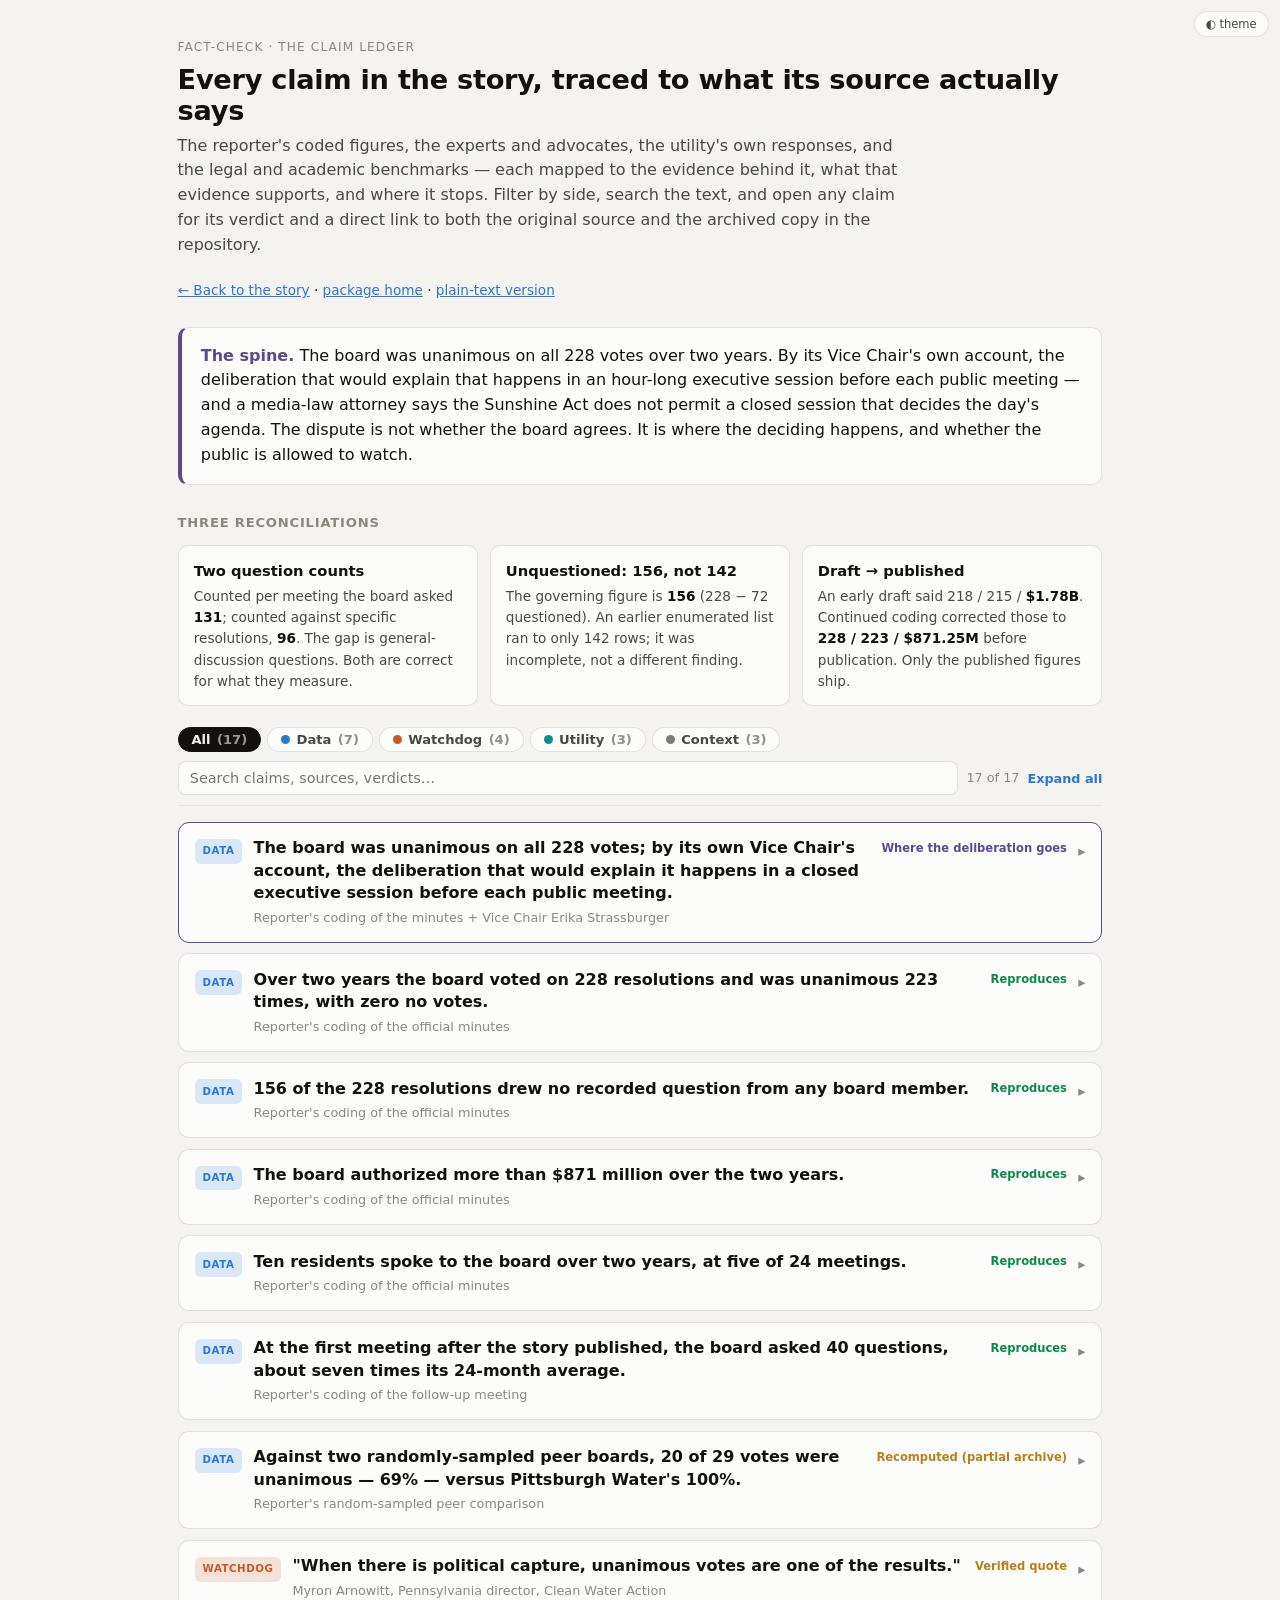
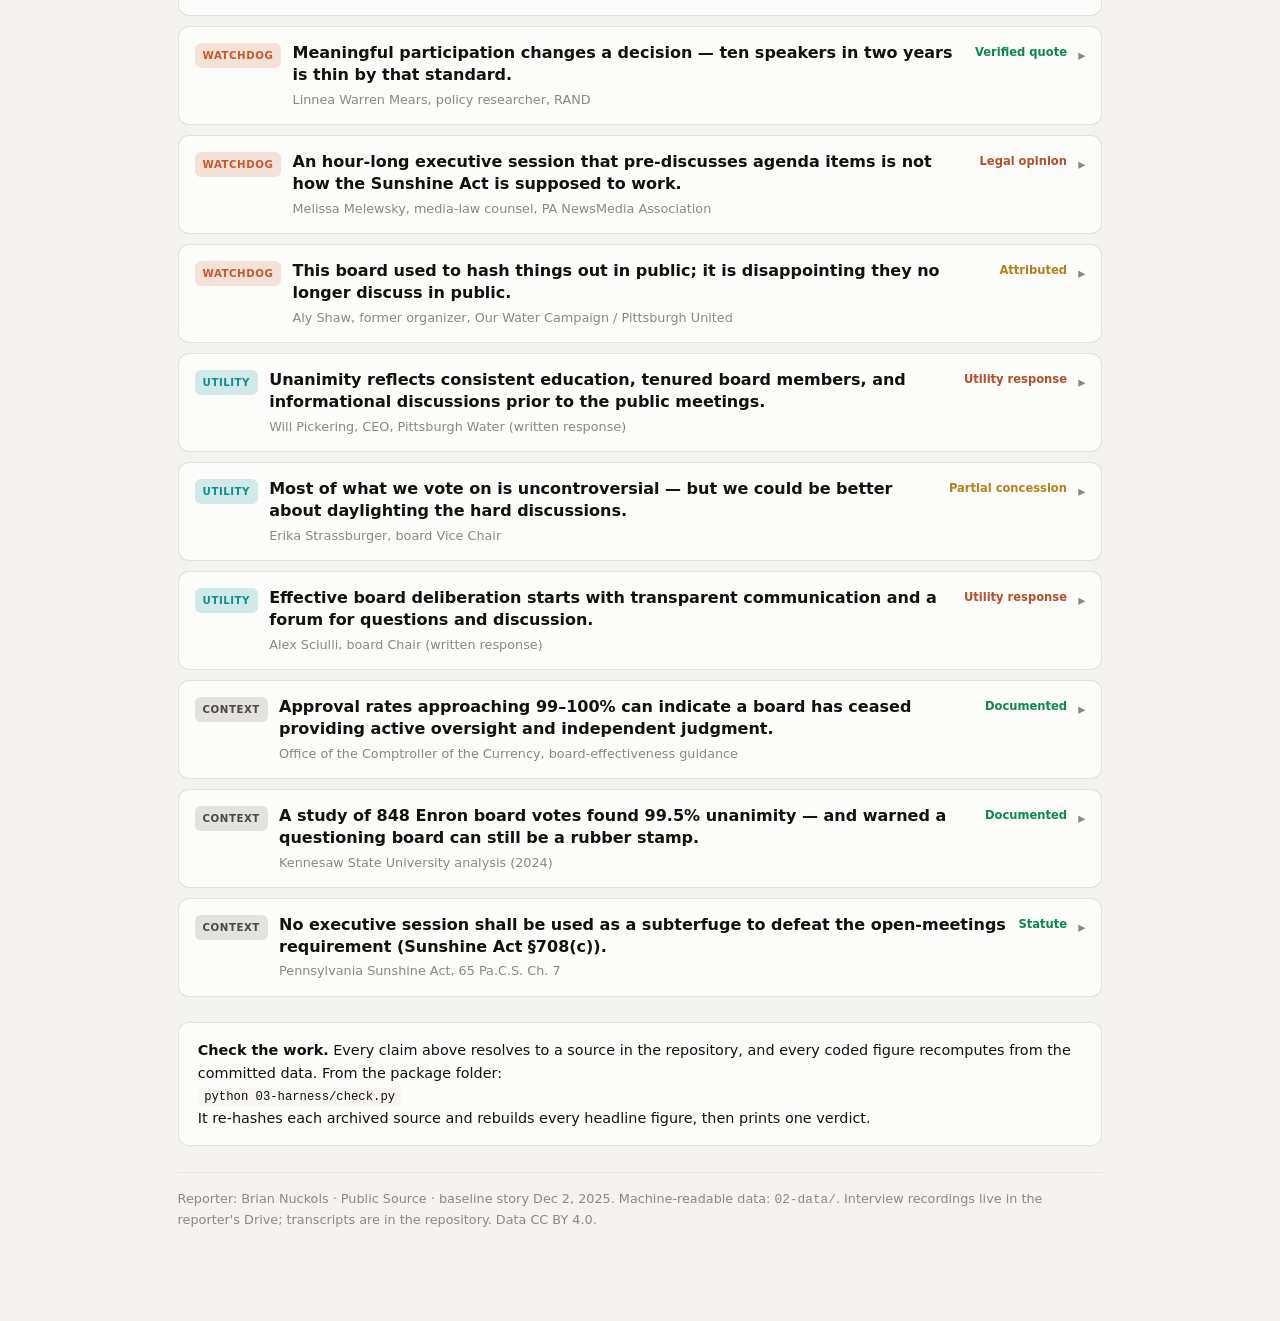
<file: fact-check/index.html>
<!doctype html>
<html lang="en">
<head>
<meta charset="utf-8">
<meta name="viewport" content="width=device-width, initial-scale=1">
<title>Fact-check — Pittsburgh Water Deliberation Record</title>
<style>
  :root{
    --plane:#f4f3ef;--surface:#fcfcfb;--surface2:#f7f6f2;
    --ink:#12110f;--ink2:#4a4843;--muted:#8a887f;
    --ring:rgba(17,17,15,.11);--ring2:rgba(17,17,15,.06);
    --blue:#2a78d6;--orange:#c85a2a;--teal:#0e8f8f;--gray:#7d7b73;
    --ok:#0b8a4d;--caution:#b8801a;--contested:#b5502a;--spine:#5b4b8a;
    --max:60rem;
  }
  @media (prefers-color-scheme:dark){:root{
    --plane:#0e0e0c;--surface:#1a1a17;--surface2:#201f1b;
    --ink:#f4f2ea;--ink2:#c3c2b7;--muted:#8a887f;
    --ring:rgba(255,255,255,.13);--ring2:rgba(255,255,255,.06);
    --blue:#5a9bef;--orange:#e08a5a;--teal:#3fbfbf;--gray:#a5a39a;
    --ok:#37b978;--caution:#e0b34a;--contested:#e08a5a;--spine:#a99ff0;
  }}
  :root[data-theme=dark]{--plane:#0e0e0c;--surface:#1a1a17;--surface2:#201f1b;--ink:#f4f2ea;--ink2:#c3c2b7;--muted:#8a887f;--ring:rgba(255,255,255,.13);--ring2:rgba(255,255,255,.06);--blue:#5a9bef;--orange:#e08a5a;--teal:#3fbfbf;--gray:#a5a39a;--ok:#37b978;--caution:#e0b34a;--contested:#e08a5a;--spine:#a99ff0}
  :root[data-theme=light]{--plane:#f4f3ef;--surface:#fcfcfb;--surface2:#f7f6f2;--ink:#12110f;--ink2:#4a4843;--muted:#8a887f;--ring:rgba(17,17,15,.11);--ring2:rgba(17,17,15,.06);--blue:#2a78d6;--orange:#c85a2a;--teal:#0e8f8f;--gray:#7d7b73;--ok:#0b8a4d;--caution:#b8801a;--contested:#b5502a;--spine:#5b4b8a}
  *{box-sizing:border-box}
  body{margin:0;background:var(--plane);color:var(--ink);
    font:16px/1.55 system-ui,-apple-system,"Segoe UI",sans-serif;-webkit-font-smoothing:antialiased}
  .wrap{max-width:var(--max);margin:0 auto;padding:2.4rem 1.1rem 5rem}
  a{color:var(--blue)}
  .kick{font-size:.76rem;letter-spacing:.09em;text-transform:uppercase;color:var(--muted);margin:0 0 .4rem}
  h1{font-size:1.7rem;line-height:1.14;margin:0 0 .5rem;letter-spacing:-.01em}
  .lede{color:var(--ink2);max-width:46rem;margin:0 0 1.4rem}
  .backlink{font-size:.85rem;margin:0 0 1.6rem}
  .spine-box{background:var(--surface);border:1px solid var(--ring);border-left:4px solid var(--spine);
    border-radius:10px;padding:1rem 1.2rem;margin:0 0 1.3rem}
  .spine-box b{color:var(--spine)}
  h2{font-size:.82rem;letter-spacing:.06em;text-transform:uppercase;color:var(--muted);margin:1.8rem 0 .7rem}
  .recon{display:grid;grid-template-columns:1fr 1fr 1fr;gap:.7rem;margin-bottom:.6rem}
  @media(max-width:680px){.recon{grid-template-columns:1fr}}
  .rc{background:var(--surface);border:1px solid var(--ring);border-radius:10px;padding:.85rem .95rem}
  .rc .h{font-weight:700;font-size:.92rem;margin-bottom:.25rem}
  .rc .b{font-size:.85rem;color:var(--ink2)}
  .rc .num{color:var(--ink);font-variant-numeric:tabular-nums;font-weight:700}
  .controls{position:sticky;top:0;z-index:5;background:var(--plane);padding:.7rem 0 .6rem;margin-bottom:.3rem;
    border-bottom:1px solid var(--ring2)}
  .chips{display:flex;flex-wrap:wrap;gap:.4rem;margin-bottom:.55rem}
  .chip{border:1px solid var(--ring);background:var(--surface);color:var(--ink2);border-radius:999px;
    padding:.32rem .8rem;font:600 .82rem/1 system-ui,sans-serif;cursor:pointer;display:inline-flex;align-items:center;gap:.4rem}
  .chip[aria-pressed=true]{background:var(--ink);color:var(--plane);border-color:var(--ink)}
  .chip .dot{width:9px;height:9px;border-radius:50%}
  .chip.da .dot{background:var(--blue)} .chip.wd .dot{background:var(--orange)}
  .chip.ut .dot{background:var(--teal)} .chip.co .dot{background:var(--gray)}
  .chip .n{opacity:.6;font-weight:700}
  .searchrow{display:flex;gap:.5rem;align-items:center}
  .searchrow input{flex:1;background:var(--surface);border:1px solid var(--ring);border-radius:8px;
    padding:.5rem .7rem;color:var(--ink);font:.9rem system-ui,sans-serif}
  .count{font-size:.8rem;color:var(--muted);white-space:nowrap}
  .list{margin-top:1rem;display:flex;flex-direction:column;gap:.65rem}
  .card{background:var(--surface);border:1px solid var(--ring);border-radius:11px;overflow:hidden}
  .card.spine{border-color:var(--spine)}
  .head{display:grid;grid-template-columns:auto 1fr auto auto;gap:.7rem;align-items:start;
    padding:.9rem 1rem;cursor:pointer}
  .side{font-size:.64rem;letter-spacing:.05em;text-transform:uppercase;font-weight:800;
    padding:.28rem .5rem;border-radius:6px;white-space:nowrap;margin-top:.1rem}
  .side.da{background:color-mix(in srgb,var(--blue) 16%,transparent);color:var(--blue)}
  .side.wd{background:color-mix(in srgb,var(--orange) 16%,transparent);color:var(--orange)}
  .side.ut{background:color-mix(in srgb,var(--teal) 18%,transparent);color:var(--teal)}
  .side.co{background:color-mix(in srgb,var(--gray) 20%,transparent);color:var(--ink2)}
  .claim{font-weight:600;line-height:1.4}
  .who{font-size:.8rem;color:var(--muted);margin-top:.2rem}
  .verdict{font-size:.72rem;font-weight:700;text-align:right;white-space:nowrap;padding-top:.15rem}
  .v-ok{color:var(--ok)} .v-caution{color:var(--caution)} .v-contested{color:var(--contested)} .v-spine{color:var(--spine)}
  .chev{color:var(--muted);transition:transform .15s;font-size:.9rem;margin-top:.15rem}
  .card.open .chev{transform:rotate(90deg)}
  .body{display:none;padding:0 1rem 1rem;border-top:1px solid var(--ring2)}
  .card.open .body{display:block}
  .body .label{font-size:.7rem;letter-spacing:.05em;text-transform:uppercase;color:var(--muted);margin:.9rem 0 .3rem}
  .body .says{color:var(--ink);background:var(--surface2);border-radius:8px;padding:.7rem .85rem;font-size:.92rem}
  .body .verd{color:var(--ink2);font-size:.9rem;margin-top:.5rem}
  .srclinks{display:flex;flex-wrap:wrap;gap:.5rem;margin-top:.85rem}
  .srclinks a{font:600 .8rem/1 system-ui,sans-serif;text-decoration:none;border:1px solid var(--ring);
    border-radius:7px;padding:.42rem .7rem;color:var(--ink);background:var(--surface2);display:inline-flex;gap:.35rem;align-items:center}
  .srclinks a:hover{border-color:var(--blue);color:var(--blue)}
  .srclinks .arch{color:var(--muted)}
  .empty{color:var(--muted);text-align:center;padding:2rem;display:none}
  .verify{background:var(--surface);border:1px solid var(--ring);border-radius:10px;padding:1rem 1.2rem;margin-top:1.6rem;font-size:.9rem}
  .verify code{background:var(--surface2);padding:.12rem .4rem;border-radius:5px;font-size:.85em}
  .foot{color:var(--muted);font-size:.8rem;margin-top:1.6rem;border-top:1px solid var(--ring2);padding-top:1rem}
  .toggle{position:fixed;top:.7rem;right:.7rem;background:var(--surface);border:1px solid var(--ring);
    color:var(--ink2);border-radius:999px;padding:.3rem .7rem;font:.72rem system-ui,sans-serif;cursor:pointer;z-index:9}
  .exp{background:none;border:0;color:var(--blue);font:600 .8rem system-ui,sans-serif;cursor:pointer;padding:0}
</style>
</head>
<body>
<button class="toggle" onclick="var r=document.documentElement,d=r.getAttribute('data-theme')==='dark';r.setAttribute('data-theme',d?'light':'dark')">◐ theme</button>
<div class="wrap">
  <p class="kick">Fact-check · the claim ledger</p>
  <h1>Every claim in the story, traced to what its source actually says</h1>
  <p class="lede">The reporter's coded figures, the experts and advocates, the utility's own responses, and the legal and academic benchmarks — each mapped to the evidence behind it, what that evidence supports, and where it stops. Filter by side, search the text, and open any claim for its verdict and a direct link to both the original source and the archived copy in the repository.</p>
  <p class="backlink"><a href="../site/index.html">← Back to the story</a> · <a href="../index.html">package home</a> · <a href="../FACT-CHECK.md">plain-text version</a></p>

  <div class="spine-box">
    <b>The spine.</b> The board was unanimous on all 228 votes over two years. By its Vice Chair's own account, the deliberation that would explain that happens in an hour-long executive session before each public meeting — and a media-law attorney says the Sunshine Act does not permit a closed session that decides the day's agenda. The dispute is not whether the board agrees. It is where the deciding happens, and whether the public is allowed to watch.
  </div>

  <h2>Three reconciliations</h2>
  <div class="recon">
    <div class="rc"><div class="h">Two question counts</div><div class="b">Counted per meeting the board asked <span class="num">131</span>; counted against specific resolutions, <span class="num">96</span>. The gap is general-discussion questions. Both are correct for what they measure.</div></div>
    <div class="rc"><div class="h">Unquestioned: 156, not 142</div><div class="b">The governing figure is <span class="num">156</span> (228 − 72 questioned). An earlier enumerated list ran to only 142 rows; it was incomplete, not a different finding.</div></div>
    <div class="rc"><div class="h">Draft → published</div><div class="b">An early draft said 218 / 215 / <span class="num">$1.78B</span>. Continued coding corrected those to <span class="num">228 / 223 / $871.25M</span> before publication. Only the published figures ship.</div></div>
  </div>

  <div class="controls">
    <div class="chips" id="chips">
      <button class="chip" data-side="all" aria-pressed="true">All <span class="n" id="cAll"></span></button>
      <button class="chip da" data-side="data" aria-pressed="false"><span class="dot"></span>Data <span class="n" data-c="data"></span></button>
      <button class="chip wd" data-side="watchdog" aria-pressed="false"><span class="dot"></span>Watchdog <span class="n" data-c="watchdog"></span></button>
      <button class="chip ut" data-side="utility" aria-pressed="false"><span class="dot"></span>Utility <span class="n" data-c="utility"></span></button>
      <button class="chip co" data-side="context" aria-pressed="false"><span class="dot"></span>Context <span class="n" data-c="context"></span></button>
    </div>
    <div class="searchrow">
      <input id="q" type="search" placeholder="Search claims, sources, verdicts…" aria-label="Search claims">
      <span class="count" id="count"></span>
      <button class="exp" id="expandAll">Expand all</button>
    </div>
  </div>

  <div class="list" id="list"></div>
  <div class="empty" id="empty">No claims match that filter.</div>

  <div class="verify">
    <b>Check the work.</b> Every claim above resolves to a source in the repository, and every coded figure recomputes from the committed data. From the package folder:
    <br><code>python 03-harness/check.py</code>
    <br>It re-hashes each archived source and rebuilds every headline figure, then prints one verdict.
  </div>
  <p class="foot">Reporter: Brian Nuckols · Public Source · baseline story Dec 2, 2025. Machine-readable data: <code>02-data/</code>. Interview recordings live in the reporter's Drive; transcripts are in the repository. Data CC BY 4.0.</p>
</div>

<script>
const SRC = {
  "minutes":{t:"Pittsburgh Water board minutes (24 meetings)",u:"https://www.pgh2o.com/about-us/board-board-meetings/board-minutes-agendas",p:"../02-data/meetings.csv",pl:"Coded data (build.py)"},
  "followup":{t:"Public Source — the follow-up story",u:"https://www.publicsource.org/pittsburgh-water-board-transparency-rate-hike/",p:"../02-data/follow_up.csv",pl:"Coded data"},
  "peer":{t:"Niagara Falls Water Board minutes, Apr 28 2025",u:"https://nfwb.org/app/uploads/2025/06/Draft-April-28-2025-NFWB-Business-Meeting-Minutes.pdf",p:"../01-sources-archive/raw/nfwb-2025-04-28.pdf",pl:"Archived copy (hashed)"},
  "arnowitt":{t:"Interview — Myron Arnowitt (recording)",u:"https://drive.google.com/file/d/1zA-etDaPCELvuoT-q1tKewjJxFFXRWw0/view",p:"../05-sources/transcripts/arnowitt-2025-11-03.md",pl:"Transcript (in repo)"},
  "warrenmears":{t:"Interview — Linnea Warren Mears (recording)",u:"https://drive.google.com/file/d/1mCpQL7PYOGIm6CN1e9QkJzzo0ocmoxij/view",p:"../05-sources/transcripts/warren-mears-2025-09-05.md",pl:"Transcript (in repo)"},
  "melewsky":{t:"Interview — Melissa Melewsky (recording)",u:"https://drive.google.com/file/d/1MDgsNqzlkSHPeWvTEaXhHXv231eSeIxA/view",p:"../05-sources/transcripts/melewsky-2025-11-17.md",pl:"Transcript (in repo)"},
  "strassburger":{t:"Interview — Erika Strassburger (recording)",u:"https://drive.google.com/file/d/1JfuekZu6BGbWEIg0YvHTqSUM0bYeUW7A/view",p:"../05-sources/transcripts/strassburger-2025-11-04.md",pl:"Transcript (in repo)"},
  "story":{t:"Public Source — the baseline story",u:"https://www.publicsource.org/pittsburgh-water-board-unanimous-votes-oversight/",p:"../01-sources-archive/PROVENANCE.md",pl:"Provenance + Wayback"},
  "occ":{t:"OCC Comptroller's Handbook — board effectiveness",u:"https://www.occ.gov/publications-and-resources/publications/comptrollers-handbook/files/bank-supervision-process/pub-ch-bank-supervision-process.pdf",p:"../01-sources-archive/raw/occ-bank-supervision-process.pdf",pl:"Archived copy (hashed)"},
  "kennesaw":{t:"Kennesaw State — 848 Enron board votes",u:"https://www.kennesaw.edu/coles/research/docs/spring-2024/spring-2024-02.pdf",p:"../01-sources-archive/raw/kennesaw-enron.pdf",pl:"Archived copy (hashed)"},
  "sunshine":{t:"Pennsylvania Sunshine Act, 65 Pa.C.S. Ch. 7",u:"https://www.legis.state.pa.us/cfdocs/legis/LI/consCheck.cfm?txtType=HTM&ttl=65&div=0&chpt=7",p:"../01-sources-archive/PROVENANCE.md",pl:"Provenance + Wayback"}
};
const CLAIMS = [
  {id:"S",side:"data",spine:true,tone:"spine",vlabel:"Where the deliberation goes",
   claim:"The board was unanimous on all 228 votes; by its own Vice Chair's account, the deliberation that would explain it happens in a closed executive session before each public meeting.",
   who:"Reporter's coding of the minutes + Vice Chair Erika Strassburger",src:"strassburger",
   says:"Strassburger, on the record: \"before every monthly meeting, at the very least an hour-long executive session... a deeper discussion of what's going to be on the agenda that day.\" The reporter's coding shows 223 of 228 votes unanimous, zero split. Melewsky says the Sunshine Act does not permit a closed session that pre-decides the public agenda.",
   verdict:"Corroborated by the board itself — the spine of the story."},

  {id:"D1",side:"data",tone:"ok",vlabel:"Reproduces",
   claim:"Over two years the board voted on 228 resolutions and was unanimous 223 times, with zero no votes.",
   who:"Reporter's coding of the official minutes",src:"minutes",
   says:"meetings.csv sums to 228 resolutions, 223 unanimous, 0 split; the five abstentions were Chair Sciulli's conflict-of-interest recusals. build.py recomputes each figure and exits non-zero if any drifts.",
   verdict:"Reproduces from the committed data; matches the published story."},
  {id:"D2",side:"data",tone:"ok",vlabel:"Reproduces",
   claim:"156 of the 228 resolutions drew no recorded question from any board member.",
   who:"Reporter's coding of the official minutes",src:"minutes",
   says:"228 total minus 72 that drew at least one question equals 156. An earlier enumerated zero-question list under-counted at 142; the subtraction (156) is the figure the story reported.",
   verdict:"Reproduces (228 − 72). See reconciliation above."},
  {id:"D3",side:"data",tone:"ok",vlabel:"Reproduces",
   claim:"The board authorized more than $871 million over the two years.",
   who:"Reporter's coding of the official minutes",src:"minutes",
   says:"The dollar column of meetings.csv sums to $871.25 million. The circulating draft figure of $1.78 billion is wrong and appears nowhere in this package.",
   verdict:"Reproduces; rounds to \">$870M\" as published."},
  {id:"D4",side:"data",tone:"ok",vlabel:"Reproduces",
   claim:"Ten residents spoke to the board over two years, at five of 24 meetings.",
   who:"Reporter's coding of the official minutes",src:"minutes",
   says:"meetings.csv records 10 public speakers total, with a non-zero speaker count at 5 of the 24 meetings.",
   verdict:"Reproduces from the committed data."},
  {id:"D5",side:"data",tone:"ok",vlabel:"Reproduces",
   claim:"At the first meeting after the story published, the board asked 40 questions, about seven times its 24-month average.",
   who:"Reporter's coding of the follow-up meeting",src:"followup",
   says:"follow_up.csv records 40 questions; the 24-month average is 131 ÷ 24 ≈ 5.5; the ratio is ≈ 7.3. The board also issued a stop-work order that meeting.",
   verdict:"Reproduces; the observer-effect figure."},
  {id:"D6",side:"data",tone:"caution",vlabel:"Recomputed (partial archive)",
   claim:"Against two randomly-sampled peer boards, 20 of 29 votes were unanimous — 69% — versus Pittsburgh Water's 100%.",
   who:"Reporter's random-sampled peer comparison",src:"peer",
   says:"The published comparison drew three randomly-selected meetings from each of two peer utilities. The Niagara Falls minutes are archived and hashed; the per-utility vote splits and the North Harris County PDF are a documented pending-archive item.",
   verdict:"Recomputed from the archived Niagara Falls minutes; North Harris County still to be captured."},

  {id:"W1",side:"watchdog",tone:"caution",vlabel:"Verified quote",
   claim:"\"When there is political capture, unanimous votes are one of the results.\"",
   who:"Myron Arnowitt, Pennsylvania director, Clean Water Action",src:"arnowitt",
   says:"Character-verified against the recording. Arnowitt frames unanimity as a possible signal of capture, not proof: \"that's not necessarily what is happening when you have tons of unanimous votes, but when there is political capture, that is one of the results.\"",
   verdict:"Verified quote, framed by the source as a signal, not a finding."},
  {id:"W2",side:"watchdog",tone:"ok",vlabel:"Verified quote",
   claim:"Meaningful participation changes a decision — ten speakers in two years is thin by that standard.",
   who:"Linnea Warren Mears, policy researcher, RAND",src:"warrenmears",
   says:"Warren Mears, character-verified: \"Meaningful participation changes a decision, or there can be a clear line drawn between what the participation has involved and what the utility has done.\" Her standard is what the 10-speaker figure is measured against.",
   verdict:"Verified quote; supplies the benchmark, not a claim of wrongdoing."},
  {id:"W3",side:"watchdog",tone:"contested",vlabel:"Legal opinion",
   claim:"An hour-long executive session that pre-discusses agenda items is not how the Sunshine Act is supposed to work.",
   who:"Melissa Melewsky, media-law counsel, PA NewsMedia Association",src:"melewsky",
   says:"Melewsky, character-verified: \"there's no executive session that allows public officials to essentially have the public meeting before they have the public meeting.\" Grounded in the Sunshine Act's public-deliberation requirement; the utility disputes the characterization.",
   verdict:"Legal opinion, character-verified; contested by the utility."},
  {id:"W4",side:"watchdog",tone:"caution",vlabel:"Attributed",
   claim:"This board used to hash things out in public; it is disappointing they no longer discuss in public.",
   who:"Aly Shaw, former organizer, Our Water Campaign / Pittsburgh United",src:"story",
   says:"Shaw's firsthand recollection of the board's earlier practice, quoted in the published story. It is a historical account, not coded against minutes from that earlier era.",
   verdict:"Attributed historical recollection; the control case for \"this is a change.\""},

  {id:"U1",side:"utility",tone:"contested",vlabel:"Utility response",
   claim:"Unanimity reflects consistent education, tenured board members, and informational discussions prior to the public meetings.",
   who:"Will Pickering, CEO, Pittsburgh Water (written response)",src:"story",
   says:"The utility's written explanation, given the full right of reply before publication. Pickering also urged viewing the meeting recordings, which he said show more discussion than the minutes.",
   verdict:"The utility's on-record explanation for the pattern."},
  {id:"U2",side:"utility",tone:"caution",vlabel:"Partial concession",
   claim:"Most of what we vote on is uncontroversial — but we could be better about daylighting the hard discussions.",
   who:"Erika Strassburger, board Vice Chair",src:"strassburger",
   says:"Character-verified. The board's own account both explains the unanimity (routine resolutions) and concedes the transparency gap: \"I'll own that, and we should all own that.\"",
   verdict:"The board concedes the daylighting gap, on the record."},
  {id:"U3",side:"utility",tone:"contested",vlabel:"Utility response",
   claim:"Effective board deliberation starts with transparent communication and a forum for questions and discussion.",
   who:"Alex Sciulli, board Chair (written response)",src:"story",
   says:"The chair's stated deliberation standard, given the right of reply. Sciulli asked roughly 36% of all recorded questions and cast all five recusal-abstentions.",
   verdict:"The chair's stated standard, on the record."},

  {id:"C1",side:"context",tone:"ok",vlabel:"Documented",
   claim:"Approval rates approaching 99–100% can indicate a board has ceased providing active oversight and independent judgment.",
   who:"Office of the Comptroller of the Currency, board-effectiveness guidance",src:"occ",
   says:"Direct from the archived Comptroller's Handbook, Bank Supervision Process. Applied as an outside benchmark for what a near-perfect approval rate can mean.",
   verdict:"Documented in the archived federal guidance."},
  {id:"C2",side:"context",tone:"ok",vlabel:"Documented",
   claim:"A study of 848 Enron board votes found 99.5% unanimity — and warned a questioning board can still be a rubber stamp.",
   who:"Kennesaw State University analysis (2024)",src:"kennesaw",
   says:"From the archived study: \"even a board that routinely and vigilantly challenges management with questions is not a sufficient shield to protect it from being a rubber stamp board.\"",
   verdict:"Documented in the archived study."},
  {id:"C3",side:"context",tone:"ok",vlabel:"Statute",
   claim:"No executive session shall be used as a subterfuge to defeat the open-meetings requirement (Sunshine Act §708(c)).",
   who:"Pennsylvania Sunshine Act, 65 Pa.C.S. Ch. 7",src:"sunshine",
   says:"The statute's text. The archived-copy link points to the provenance record, which carries the origin URL and its Wayback citation.",
   verdict:"Statutory text; the legal frame the story is measured against."}
];
const SIDE={data:"da",watchdog:"wd",utility:"ut",context:"co"};
const SLAB={data:"Data",watchdog:"Watchdog",utility:"Utility",context:"Context"};
const list=document.getElementById('list'), empty=document.getElementById('empty'),
      qEl=document.getElementById('q'), countEl=document.getElementById('count');
let filter="all", query="";

function render(){
  list.innerHTML="";
  const q=query.trim().toLowerCase();
  let n=0;
  CLAIMS.forEach(c=>{
    if(filter!=="all" && c.side!==filter) return;
    const s=SRC[c.src];
    const hay=(c.claim+" "+c.who+" "+c.says+" "+c.verdict+" "+s.t).toLowerCase();
    if(q && !hay.includes(q)) return;
    n++;
    const el=document.createElement('div');
    el.className="card"+(c.spine?" spine":"");
    el.innerHTML=`
      <div class="head" role="button" tabindex="0" aria-expanded="false">
        <span class="side ${SIDE[c.side]}">${SLAB[c.side]}</span>
        <div><div class="claim">${c.claim}</div><div class="who">${c.who}</div></div>
        <div class="verdict v-${c.tone}">${c.vlabel}</div>
        <span class="chev">▸</span>
      </div>
      <div class="body">
        <div class="label">What the source says</div>
        <div class="says">${c.says}</div>
        <div class="verd"><b>Verdict:</b> ${c.verdict}</div>
        <div class="srclinks">
          <a href="${s.u}" target="_blank" rel="noopener">Source: ${s.t} ↗</a>
          <a class="arch" href="${s.p}" target="_blank" rel="noopener">${s.pl}</a>
        </div>
      </div>`;
    const head=el.querySelector('.head');
    const toggle=()=>{el.classList.toggle('open');head.setAttribute('aria-expanded',el.classList.contains('open'))};
    head.addEventListener('click',toggle);
    head.addEventListener('keydown',e=>{if(e.key==='Enter'||e.key===' '){e.preventDefault();toggle()}});
    list.appendChild(el);
  });
  empty.style.display=n?"none":"block";
  countEl.textContent=n+" of "+CLAIMS.length;
}
document.querySelectorAll('#chips .chip').forEach(ch=>{
  ch.addEventListener('click',()=>{
    filter=ch.dataset.side;
    document.querySelectorAll('#chips .chip').forEach(x=>x.setAttribute('aria-pressed', x===ch));
    render();
  });
});
qEl.addEventListener('input',()=>{query=qEl.value;render()});
let expanded=false;
document.getElementById('expandAll').addEventListener('click',(e)=>{
  expanded=!expanded;
  document.querySelectorAll('.card').forEach(c=>{c.classList.toggle('open',expanded);
    c.querySelector('.head').setAttribute('aria-expanded',expanded)});
  e.target.textContent=expanded?"Collapse all":"Expand all";
});
document.getElementById('cAll').textContent="("+CLAIMS.length+")";
["data","watchdog","utility","context"].forEach(sd=>{
  document.querySelector('.n[data-c="'+sd+'"]').textContent="("+CLAIMS.filter(c=>c.side===sd).length+")";
});
render();
</script>
</body>
</html>
</file>
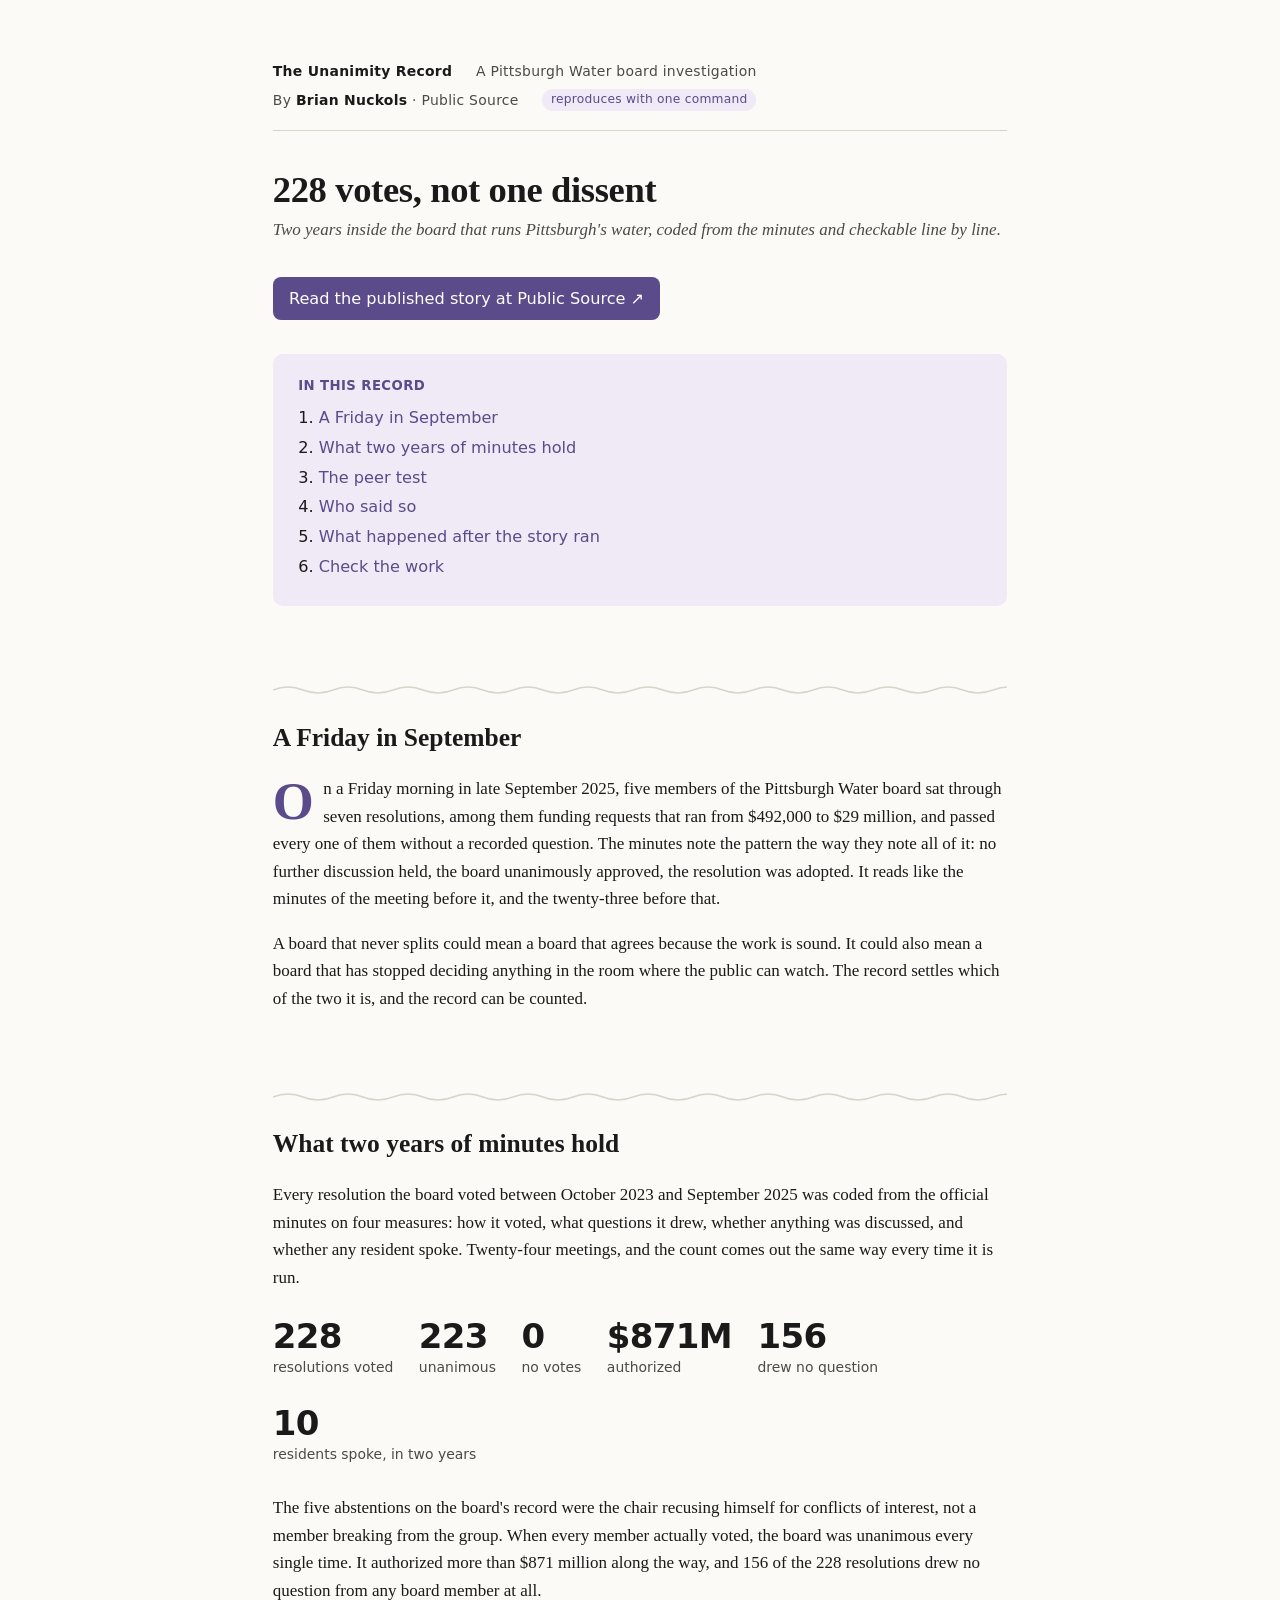
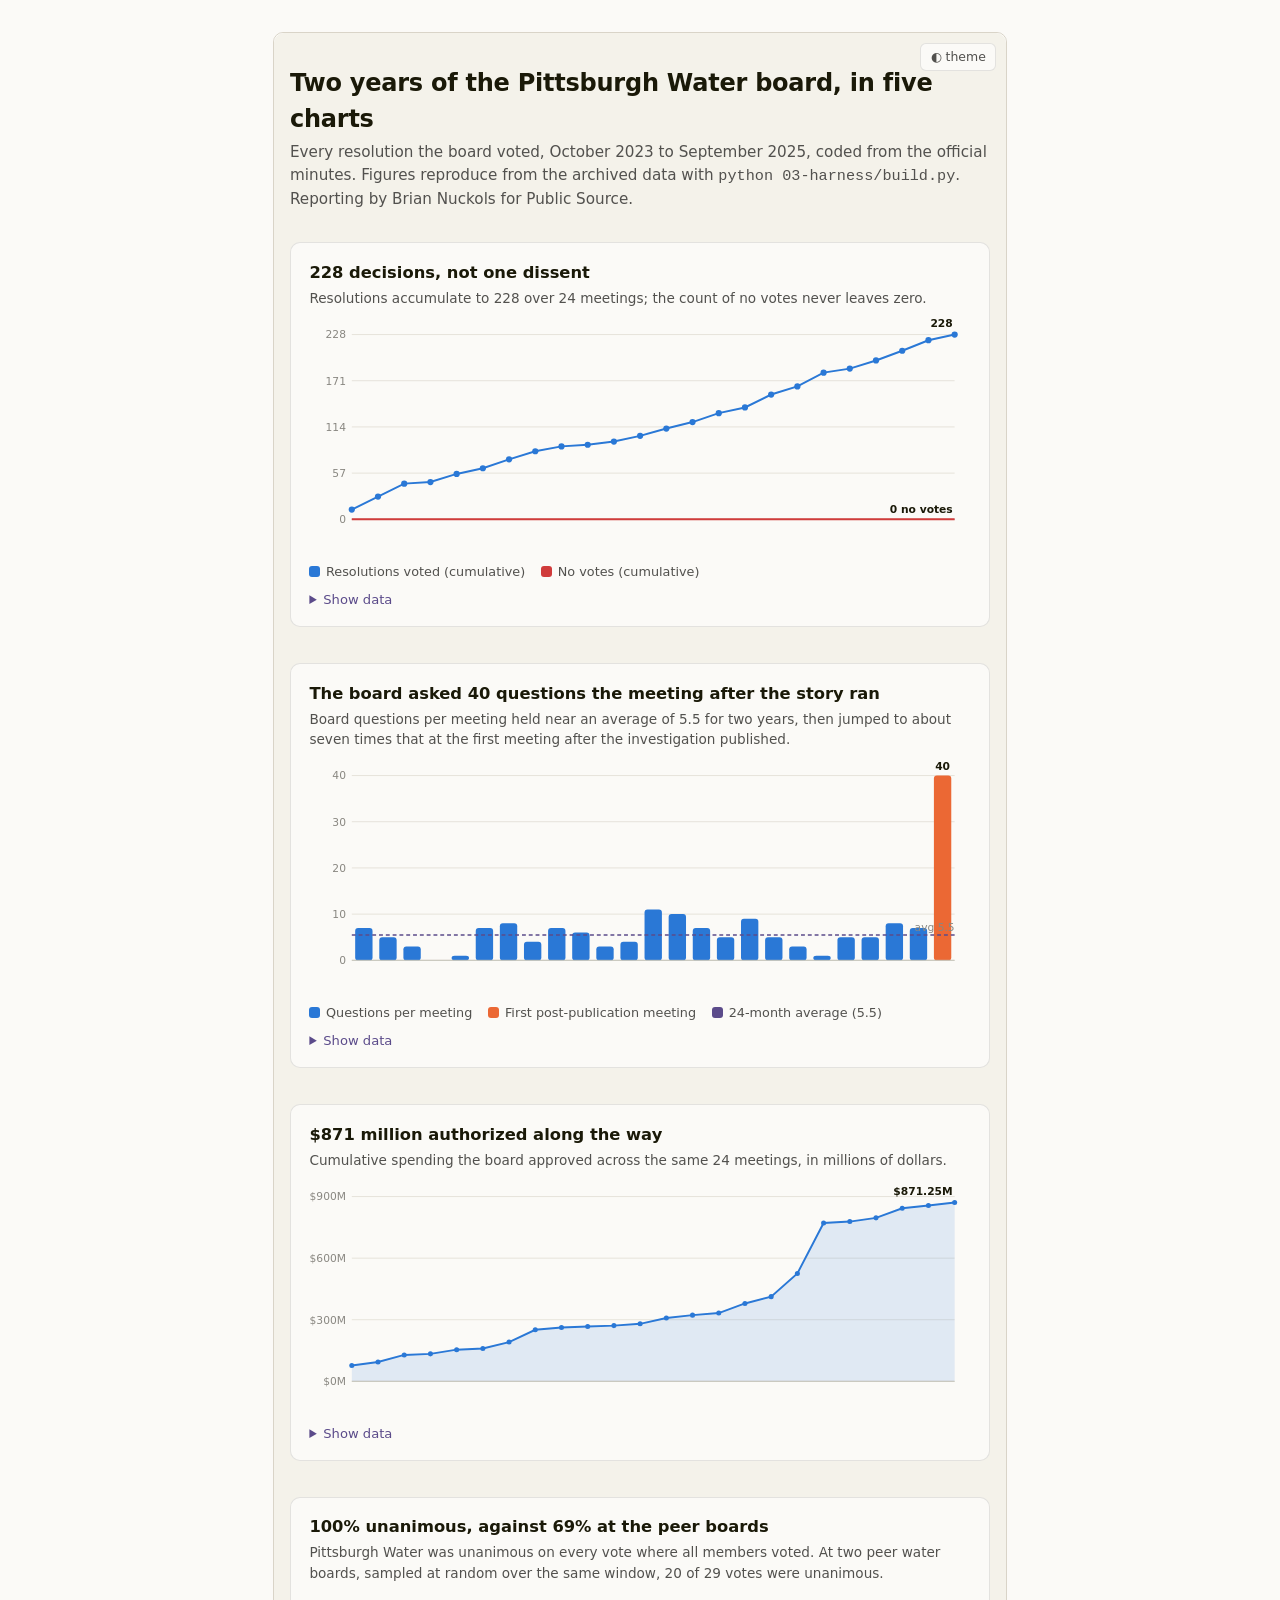
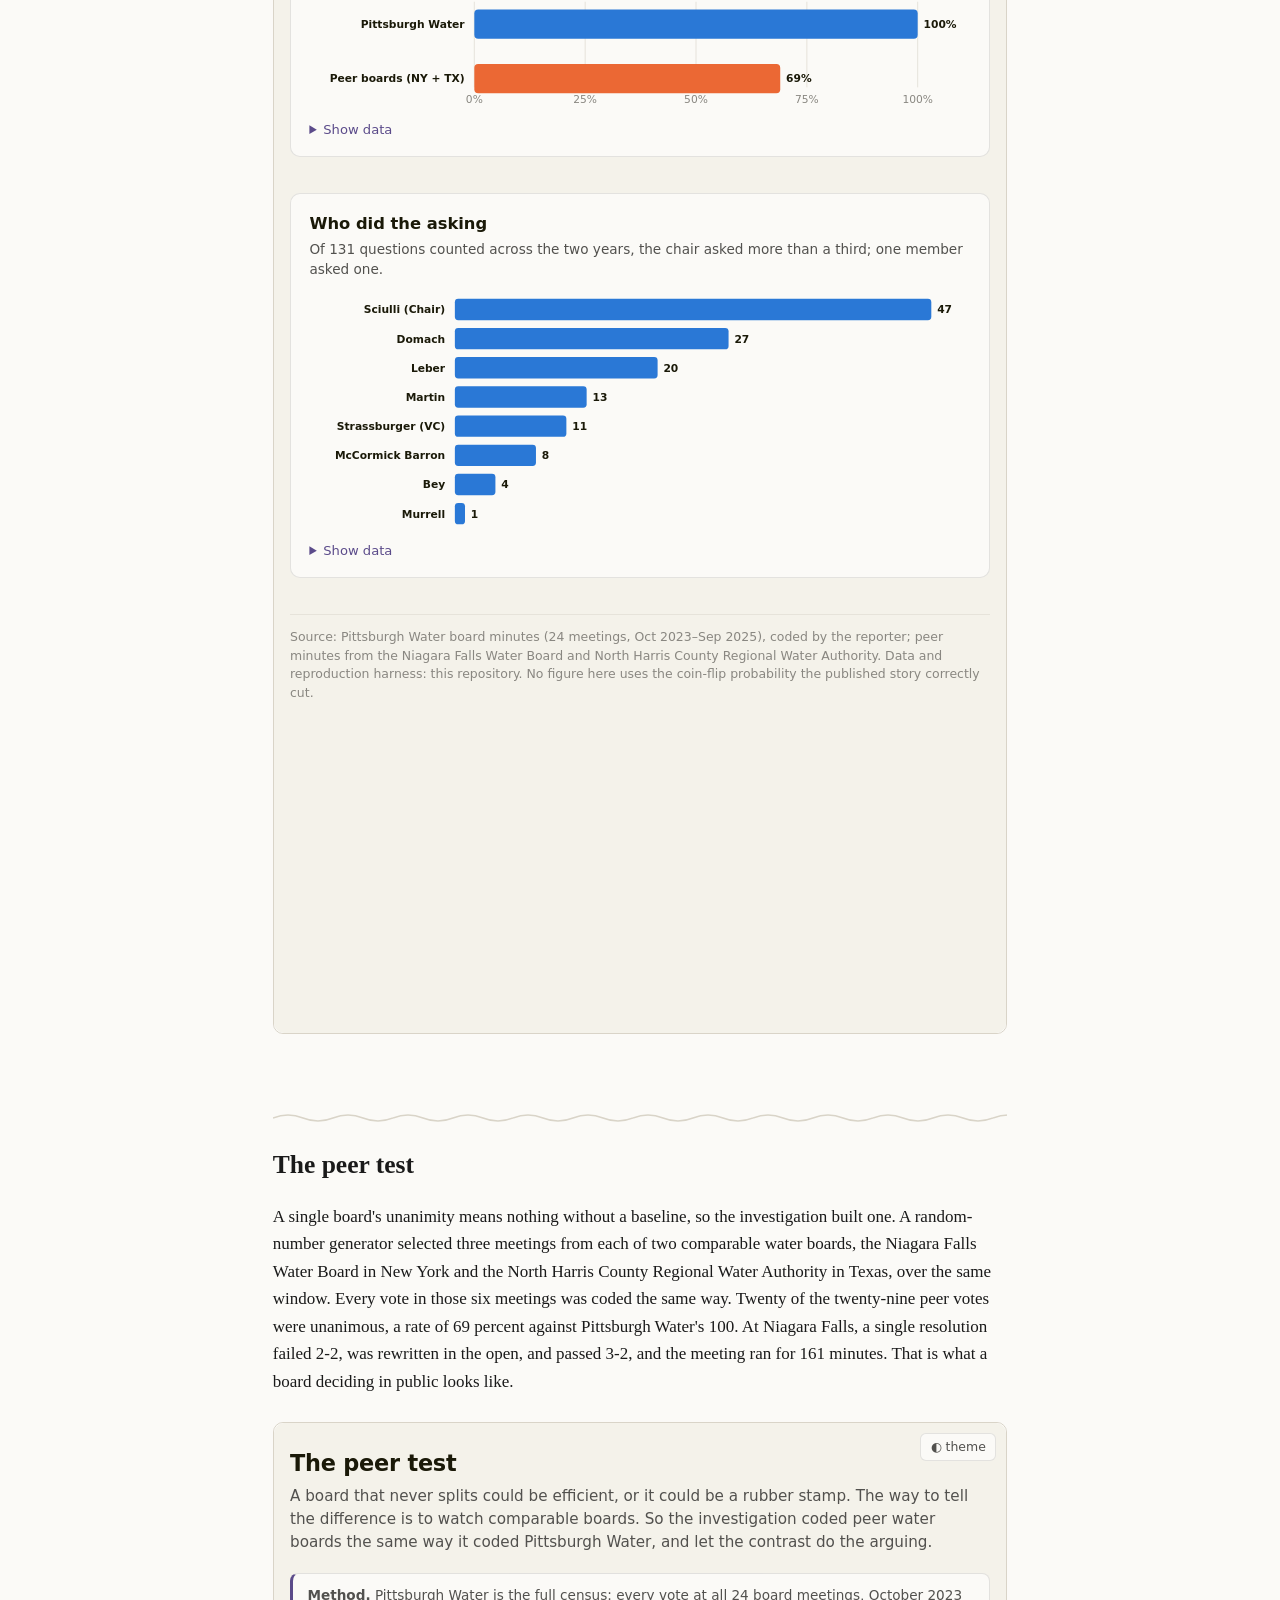
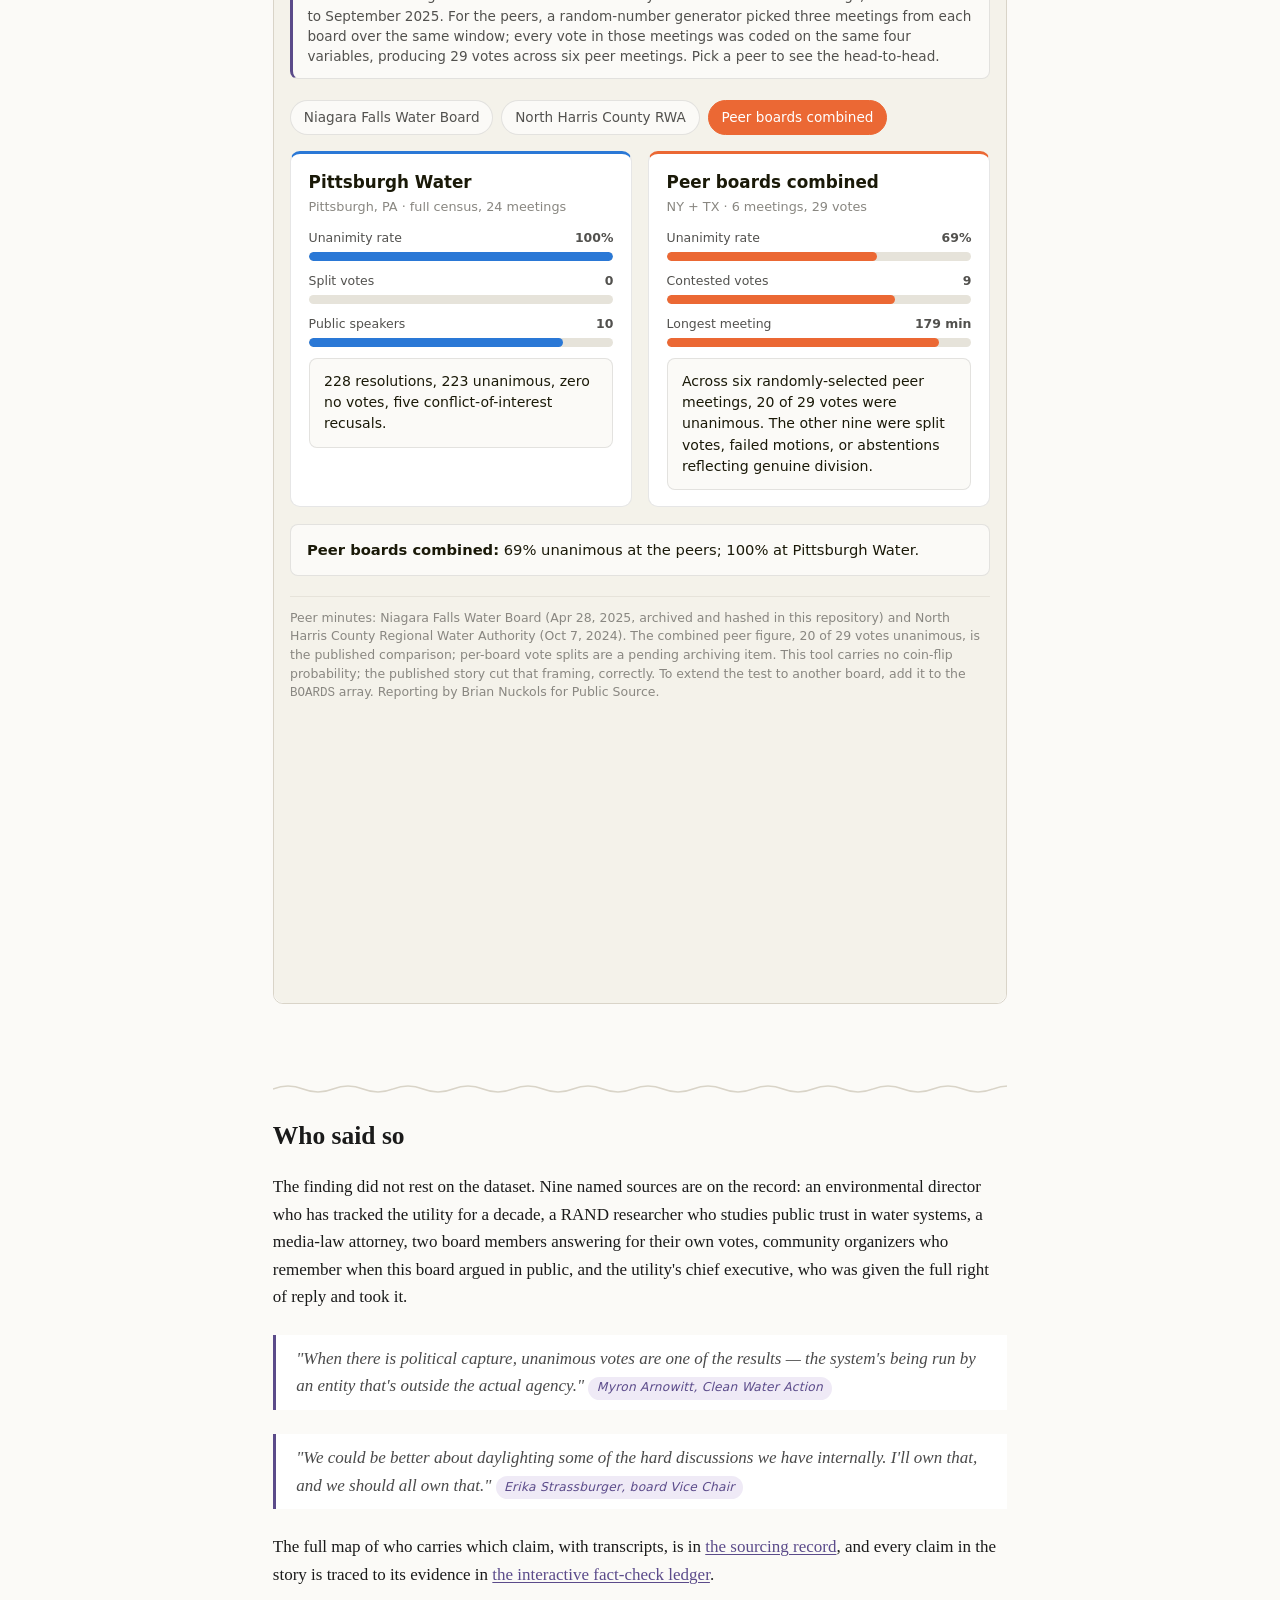
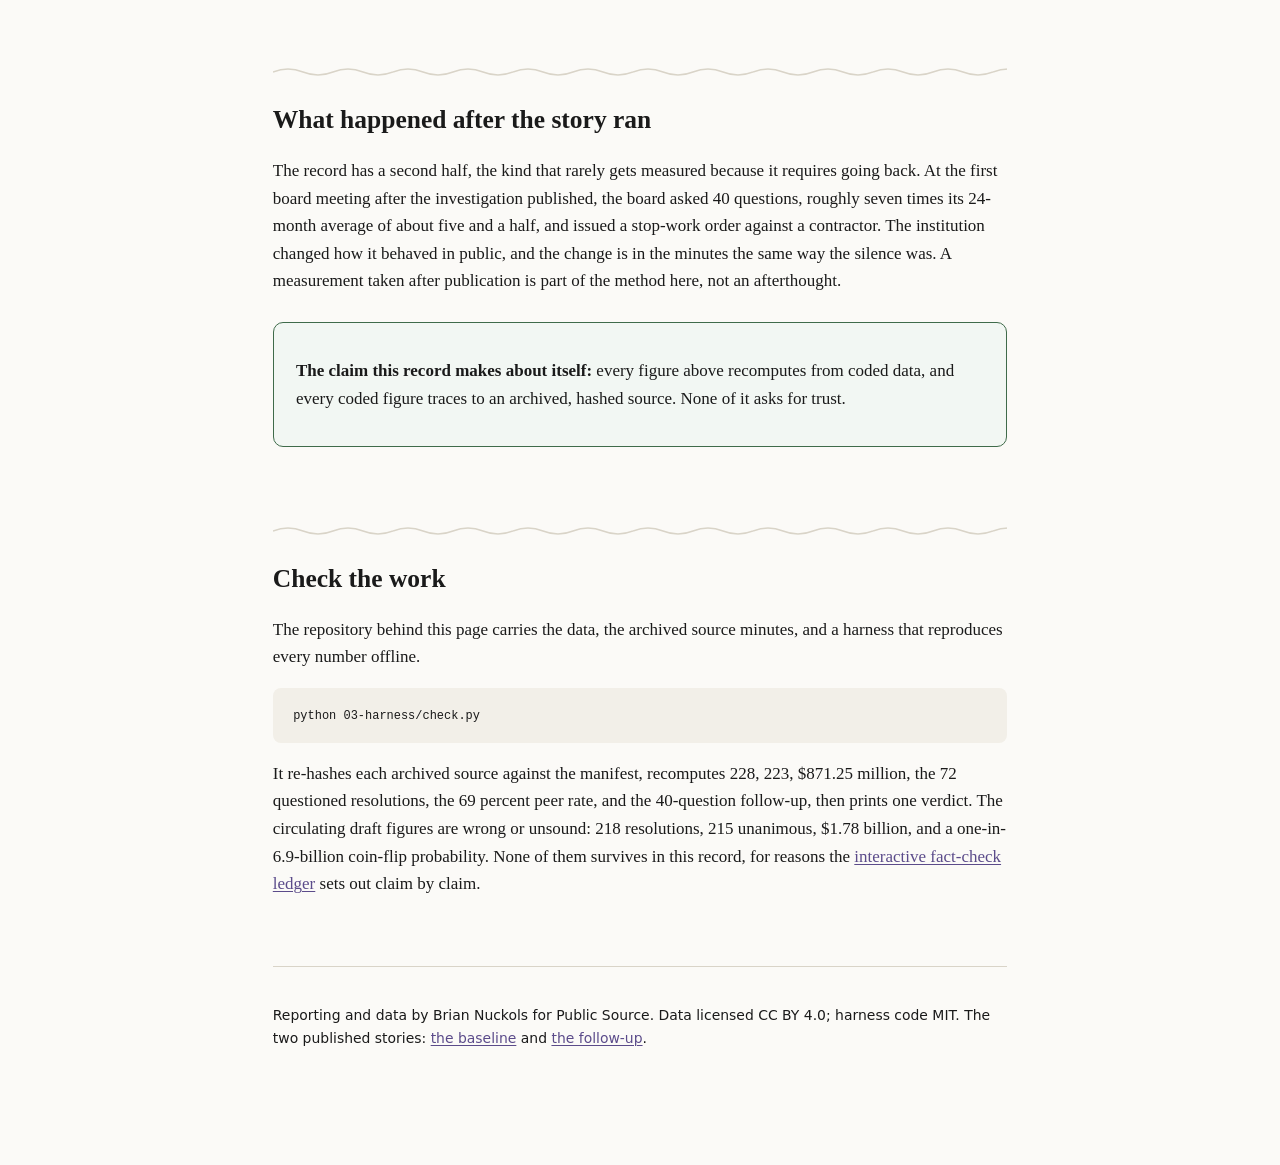
<file: site/index.html>
<!doctype html>
<html lang="en">
<head>
<meta charset="utf-8">
<meta name="viewport" content="width=device-width, initial-scale=1">
<title>The Unanimity Record: Pittsburgh Water's board, coded vote by vote</title>
<link rel="stylesheet" href="assets/style.css">
<style>
  .frame{width:100%;border:1px solid var(--rule);border-radius:10px;background:#fff;margin:1.6rem 0}
  .frame iframe{width:100%;border:0;border-radius:10px;display:block}
  .statrow{display:flex;flex-wrap:wrap;gap:1.5rem;margin:1.6rem 0;font-family:-apple-system,system-ui,sans-serif}
  .statrow .s b{font-size:2rem;line-height:1;display:block;letter-spacing:-.02em}
  .statrow .s span{font-size:.82rem;color:var(--ink-soft)}
  .lede-first::first-letter{font-size:3.1rem;float:left;line-height:.82;padding:.3rem .55rem 0 0;color:var(--accent);font-weight:600}
  .read-original{font-family:-apple-system,"Segoe UI",system-ui,sans-serif;font-size:.95rem;margin:0 0 2rem}
  .read-original a{display:inline-block;background:var(--accent);color:#fff;text-decoration:none;padding:.5rem .95rem;border-radius:8px}
  .read-original a:hover{filter:brightness(1.08)}
</style>
</head>
<body>
<div class="wrap">

  <div class="doc-meta">
    <span><b>The Unanimity Record</b></span>
    <span>A Pittsburgh Water board investigation</span>
    <span>By <b>Brian Nuckols</b> · Public Source</span>
    <span class="pill">reproduces with one command</span>
  </div>

  <h1>228 votes, not one dissent</h1>
  <p class="subtitle">Two years inside the board that runs Pittsburgh's water, coded from the minutes and checkable line by line.</p>

  <p class="read-original"><a href="https://www.publicsource.org/pittsburgh-water-board-unanimous-votes-oversight/">Read the published story at Public Source &#8599;</a></p>

  <nav class="toc no-print">
    <strong>In this record</strong>
    <ol>
      <li><a href="#scene">A Friday in September</a></li>
      <li><a href="#finding">What two years of minutes hold</a></li>
      <li><a href="#peers">The peer test</a></li>
      <li><a href="#sourcing">Who said so</a></li>
      <li><a href="#observer">What happened after the story ran</a></li>
      <li><a href="#check">Check the work</a></li>
    </ol>
  </nav>

  <h2 id="scene">A Friday in September</h2>
  <p class="lede-first">On a Friday morning in late September 2025, five members of the Pittsburgh Water board sat through seven resolutions, among them funding requests that ran from $492,000 to $29 million, and passed every one of them without a recorded question. The minutes note the pattern the way they note all of it: no further discussion held, the board unanimously approved, the resolution was adopted. It reads like the minutes of the meeting before it, and the twenty-three before that.</p>
  <p>A board that never splits could mean a board that agrees because the work is sound. It could also mean a board that has stopped deciding anything in the room where the public can watch. The record settles which of the two it is, and the record can be counted.</p>

  <h2 id="finding">What two years of minutes hold</h2>
  <p>Every resolution the board voted between October 2023 and September 2025 was coded from the official minutes on four measures: how it voted, what questions it drew, whether anything was discussed, and whether any resident spoke. Twenty-four meetings, and the count comes out the same way every time it is run.</p>

  <div class="statrow">
    <div class="s"><b>228</b><span>resolutions voted</span></div>
    <div class="s"><b>223</b><span>unanimous</span></div>
    <div class="s"><b>0</b><span>no votes</span></div>
    <div class="s"><b>$871M</b><span>authorized</span></div>
    <div class="s"><b>156</b><span>drew no question</span></div>
    <div class="s"><b>10</b><span>residents spoke, in two years</span></div>
  </div>

  <p>The five abstentions on the board's record were the chair recusing himself for conflicts of interest, not a member breaking from the group. When every member actually voted, the board was unanimous every single time. It authorized more than $871 million along the way, and 156 of the 228 resolutions drew no question from any board member at all.</p>

  <div class="frame"><iframe src="../04-charts/index.html" title="Charts: the unbroken record, the question spike, spending, peer comparison, and questions by member" height="2600" loading="lazy"></iframe></div>

  <h2 id="peers">The peer test</h2>
  <p>A single board's unanimity means nothing without a baseline, so the investigation built one. A random-number generator selected three meetings from each of two comparable water boards, the Niagara Falls Water Board in New York and the North Harris County Regional Water Authority in Texas, over the same window. Every vote in those six meetings was coded the same way. Twenty of the twenty-nine peer votes were unanimous, a rate of 69 percent against Pittsburgh Water's 100. At Niagara Falls, a single resolution failed 2-2, was rewritten in the open, and passed 3-2, and the meeting ran for 161 minutes. That is what a board deciding in public looks like.</p>

  <div class="frame"><iframe src="../widget/index.html" title="Interactive: the peer test, board by board" height="1180" loading="lazy"></iframe></div>

  <h2 id="sourcing">Who said so</h2>
  <p>The finding did not rest on the dataset. Nine named sources are on the record: an environmental director who has tracked the utility for a decade, a RAND researcher who studies public trust in water systems, a media-law attorney, two board members answering for their own votes, community organizers who remember when this board argued in public, and the utility's chief executive, who was given the full right of reply and took it.</p>
  <blockquote>"When there is political capture, unanimous votes are one of the results — the system's being run by an entity that's outside the actual agency." <span class="pill">Myron Arnowitt, Clean Water Action</span></blockquote>
  <blockquote>"We could be better about daylighting some of the hard discussions we have internally. I'll own that, and we should all own that." <span class="pill">Erika Strassburger, board Vice Chair</span></blockquote>
  <p>The full map of who carries which claim, with transcripts, is in <a href="../05-sources/index.html">the sourcing record</a>, and every claim in the story is traced to its evidence in <a href="../fact-check/index.html">the interactive fact-check ledger</a>.</p>

  <h2 id="observer">What happened after the story ran</h2>
  <p>The record has a second half, the kind that rarely gets measured because it requires going back. At the first board meeting after the investigation published, the board asked 40 questions, roughly seven times its 24-month average of about five and a half, and issued a stop-work order against a contractor. The institution changed how it behaved in public, and the change is in the minutes the same way the silence was. A measurement taken after publication is part of the method here, not an afterthought.</p>

  <div class="callout good">
    <p><b>The claim this record makes about itself:</b> every figure above recomputes from coded data, and every coded figure traces to an archived, hashed source. None of it asks for trust.</p>
  </div>

  <h2 id="check">Check the work</h2>
  <p>The repository behind this page carries the data, the archived source minutes, and a harness that reproduces every number offline.</p>
  <pre><code>python 03-harness/check.py</code></pre>
  <p>It re-hashes each archived source against the manifest, recomputes 228, 223, $871.25 million, the 72 questioned resolutions, the 69 percent peer rate, and the 40-question follow-up, then prints one verdict. The circulating draft figures are wrong or unsound: 218 resolutions, 215 unanimous, $1.78 billion, and a one-in-6.9-billion coin-flip probability. None of them survives in this record, for reasons the <a href="../fact-check/index.html">interactive fact-check ledger</a> sets out claim by claim.</p>

  <footer class="doc-foot">
    <p>Reporting and data by Brian Nuckols for Public Source. Data licensed CC BY 4.0; harness code MIT. The two published stories: <a href="https://www.publicsource.org/pittsburgh-water-board-unanimous-votes-oversight/">the baseline</a> and <a href="https://www.publicsource.org/pittsburgh-water-board-transparency-rate-hike/">the follow-up</a>.</p>
  </footer>

</div>
</body>
</html>
</file>
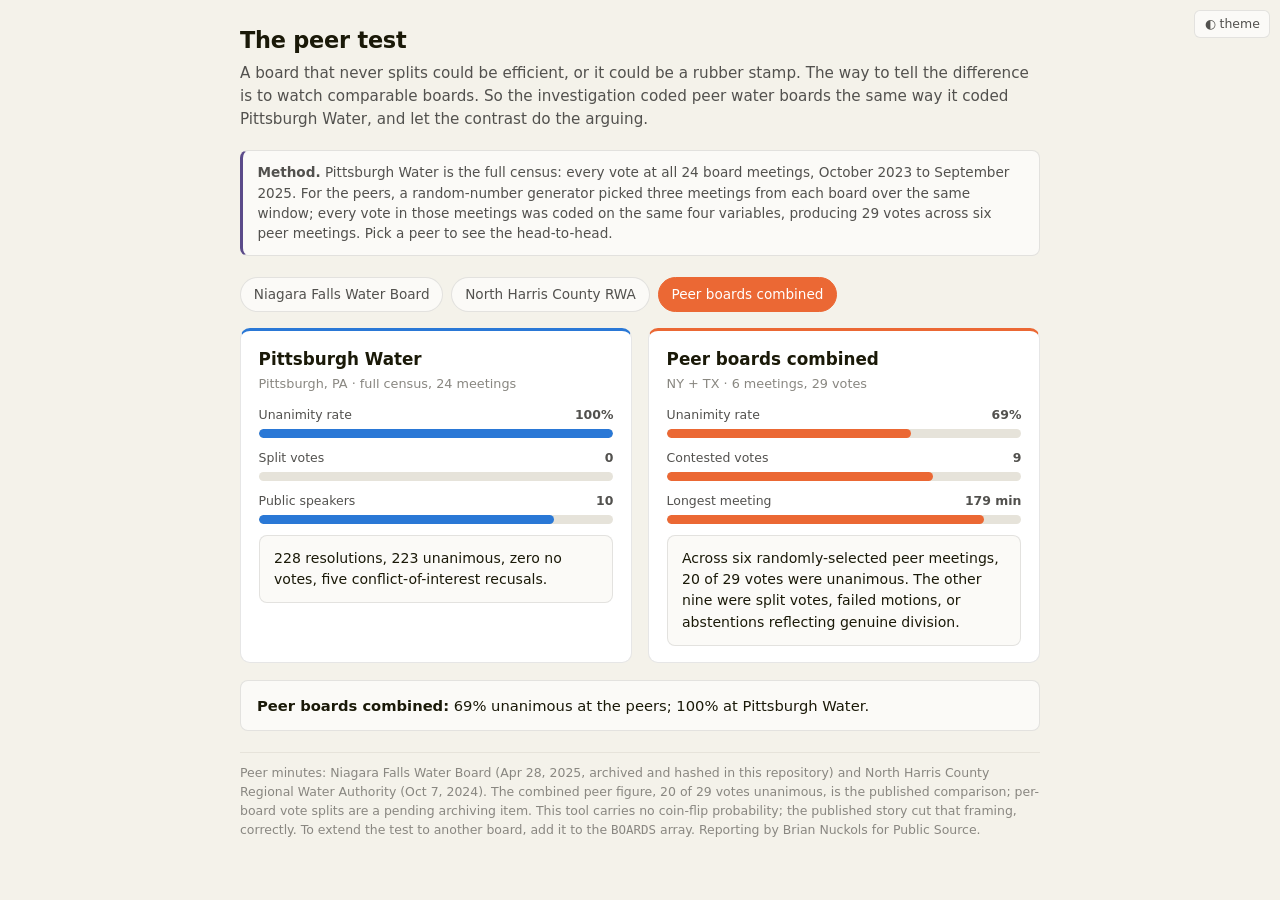
<file: widget/index.html>
<!doctype html>
<html lang="en">
<head>
<meta charset="utf-8">
<meta name="viewport" content="width=device-width, initial-scale=1">
<title>The peer test: how Pittsburgh Water's board compares</title>
<style>
  :root{
    --surface:#fbfaf7;--plane:#f4f2ea;--card:#ffffff;--ink:#1a1908;--secondary:#52514e;--muted:#898781;
    --grid:#e6e3da;--s1:#2a78d6;--s2:#eb6834;--dissent:#d03b3b;--accent:#5b4b8a;--border:rgba(11,11,11,.10);
    font-family:system-ui,-apple-system,"Segoe UI",sans-serif;
  }
  @media (prefers-color-scheme:dark){:root{--surface:#16150f;--plane:#0d0d0a;--card:#1e1d16;--ink:#f4f2e9;--secondary:#c3c2b7;--muted:#8f8d86;--grid:#2c2c2a;--s1:#3987e5;--s2:#d95926;--dissent:#e05a5a;--accent:#9085e9;--border:rgba(255,255,255,.12);}}
  :root[data-theme="dark"]{--surface:#16150f;--plane:#0d0d0a;--card:#1e1d16;--ink:#f4f2e9;--secondary:#c3c2b7;--muted:#8f8d86;--grid:#2c2c2a;--s1:#3987e5;--s2:#d95926;--dissent:#e05a5a;--accent:#9085e9;--border:rgba(255,255,255,.12);}
  :root[data-theme="light"]{--surface:#fbfaf7;--plane:#f4f2ea;--card:#ffffff;--ink:#1a1908;--secondary:#52514e;--muted:#898781;--grid:#e6e3da;--s1:#2a78d6;--s2:#eb6834;--dissent:#d03b3b;--accent:#5b4b8a;--border:rgba(11,11,11,.10);}
  *{box-sizing:border-box}
  body{margin:0;background:var(--plane);color:var(--ink);line-height:1.5;padding:1.5rem 1rem}
  .wrap{max-width:50rem;margin:0 auto}
  h1{font-size:1.4rem;font-weight:650;letter-spacing:-.01em;margin:0 0 .3rem}
  .lede{color:var(--secondary);font-size:.95rem;margin:0 0 1.2rem}
  .method{background:var(--surface);border:1px solid var(--border);border-left:3px solid var(--accent);
    border-radius:8px;padding:.7rem .9rem;font-size:.85rem;color:var(--secondary);margin-bottom:1.3rem}
  .switch{display:flex;gap:.5rem;flex-wrap:wrap;margin-bottom:1rem}
  .switch button{font:inherit;font-size:.85rem;padding:.4rem .8rem;border-radius:20px;border:1px solid var(--border);
    background:var(--surface);color:var(--secondary);cursor:pointer}
  .switch button[aria-pressed="true"]{background:var(--s2);color:#fff;border-color:var(--s2)}
  .panel{display:grid;grid-template-columns:1fr 1fr;gap:1rem;margin-bottom:1.1rem}
  @media(max-width:560px){.panel{grid-template-columns:1fr}}
  .board{background:var(--card);border:1px solid var(--border);border-radius:10px;padding:1rem 1.1rem}
  .board h2{font-size:1.05rem;margin:0 0 .15rem}
  .board .where{color:var(--muted);font-size:.8rem;margin:0 0 .8rem}
  .board.anchor{border-top:3px solid var(--s1)}
  .board.peer{border-top:3px solid var(--s2)}
  .metric{margin:.7rem 0}
  .metric .k{font-size:.78rem;color:var(--secondary);display:flex;justify-content:space-between;margin-bottom:.25rem}
  .metric .v{font-weight:650;font-variant-numeric:tabular-nums}
  .track{height:9px;background:var(--grid);border-radius:6px;overflow:hidden}
  .fill{height:100%;border-radius:6px;transition:width .6s cubic-bezier(.4,0,.2,1)}
  .exemplar{background:var(--surface);border:1px solid var(--border);border-radius:8px;padding:.75rem .9rem;font-size:.88rem;margin-top:.4rem}
  .exemplar strong{color:var(--ink)}
  .verdict{background:var(--surface);border:1px solid var(--border);border-radius:8px;padding:.85rem 1rem;font-size:.92rem;margin-top:.3rem}
  .verdict b{color:var(--ink)}
  .foot{color:var(--muted);font-size:.78rem;margin-top:1.3rem;border-top:1px solid var(--grid);padding-top:.7rem}
  .theme-btn{position:fixed;top:.6rem;right:.6rem;font:inherit;font-size:.78rem;background:var(--surface);
    color:var(--secondary);border:1px solid var(--border);border-radius:6px;padding:.25rem .6rem;cursor:pointer}
  a{color:var(--accent)}
</style>
</head>
<body>
<button class="theme-btn" id="themeBtn">◐ theme</button>
<div class="wrap">
  <h1>The peer test</h1>
  <p class="lede">A board that never splits could be efficient, or it could be a rubber stamp. The way to tell the difference is to watch comparable boards. So the investigation coded peer water boards the same way it coded Pittsburgh Water, and let the contrast do the arguing.</p>

  <div class="method"><b>Method.</b> Pittsburgh Water is the full census: every vote at all 24 board meetings, October 2023 to September 2025. For the peers, a random-number generator picked three meetings from each board over the same window; every vote in those meetings was coded on the same four variables, producing 29 votes across six peer meetings. Pick a peer to see the head-to-head.</div>

  <div class="switch" id="switch" role="group" aria-label="Choose a peer board"></div>

  <div class="panel" id="panel"></div>

  <div class="verdict" id="verdict"></div>

  <p class="foot">Peer minutes: Niagara Falls Water Board (Apr 28, 2025, archived and hashed in this repository) and North Harris County Regional Water Authority (Oct 7, 2024). The combined peer figure, 20 of 29 votes unanimous, is the published comparison; per-board vote splits are a pending archiving item. This tool carries no coin-flip probability; the published story cut that framing, correctly. To extend the test to another board, add it to the <code>BOARDS</code> array. Reporting by Brian Nuckols for Public Source.</p>
</div>

<script>
const PGH={name:"Pittsburgh Water",where:"Pittsburgh, PA · full census, 24 meetings",
  unanimity:100, contested:0, contestedOf:228, longest:null, speakers:10, speakersWin:"5 of 24 meetings",
  note:"228 resolutions, 223 unanimous, zero no votes, five conflict-of-interest recusals."};
const BOARDS=[
 {id:"nfwb",name:"Niagara Falls Water Board",where:"Niagara Falls, NY · 3 meetings, random sample",
   unanimity:null, contested:null, longest:161,
   exemplar:"<strong>April 28, 2025.</strong> A resolution on employee-evaluation policy failed on a 2-2 vote. Board members revised it in the open, then passed it 3-2. The meeting ran 161 minutes.",
   pairNote:"Where Pittsburgh Water recorded no split in two years, this board split, rewrote, and re-voted in a single evening."},
 {id:"nhcrwa",name:"North Harris County RWA",where:"North Harris County, TX · 3 meetings, random sample",
   unanimity:null, contested:null, longest:179,
   exemplar:"<strong>October 7, 2024.</strong> A motion failed 2-2 with two abstentions; the board then voted 3-2 to postpone a consultant contract. The 179-minute meeting drew nine public speakers and included a 35-minute executive session.",
   pairNote:"Nine residents spoke at one peer meeting, nearly the ten who addressed Pittsburgh Water across two years."},
 {id:"combined",name:"Peer boards combined",where:"NY + TX · 6 meetings, 29 votes",
   unanimity:69, contested:9, contestedOf:29, longest:179,
   exemplar:"Across six randomly-selected peer meetings, 20 of 29 votes were unanimous. The other nine were split votes, failed motions, or abstentions reflecting genuine division.",
   pairNote:"69% unanimous at the peers; 100% at Pittsburgh Water."}
];

const $=s=>document.querySelector(s);
let active=BOARDS[2];

function bar(label,val,max,unit,color){
  const pct=val==null?0:Math.min(100,val/max*100);
  const shown=val==null?"—":val+(unit||"");
  return `<div class="metric"><div class="k"><span>${label}</span><span class="v">${shown}</span></div>
    <div class="track"><div class="fill" style="width:${pct}%;background:${color}"></div></div></div>`;
}
function boardCard(b,anchor){
  const cls=anchor?"anchor":"peer", col=anchor?"var(--s1)":"var(--s2)";
  let m="";
  m+=bar("Unanimity rate", b.unanimity, 100, "%", col);
  if(anchor) m+=bar("Split votes", b.contested, 12, "", col);
  else if(b.contested!=null) m+=bar("Contested votes", b.contested, 12, "", col);
  if(b.longest!=null) m+=bar("Longest meeting", b.longest, 200, " min", col);
  if(b.speakers!=null) m+=bar("Public speakers", b.speakers, 12, "", col);
  return `<div class="board ${cls}"><h2>${b.name}</h2><p class="where">${b.where}</p>${m}
    <div class="exemplar">${b.exemplar||b.note}</div></div>`;
}
function render(){
  $("#panel").innerHTML=boardCard(PGH,true)+boardCard(active,false);
  $("#verdict").innerHTML=`<b>${active.name}:</b> ${active.pairNote}`;
  // retrigger the width transition
  requestAnimationFrame(()=>document.querySelectorAll('.fill').forEach(f=>{const w=f.style.width;f.style.width='0';requestAnimationFrame(()=>f.style.width=w);}));
}
function buildSwitch(){
  $("#switch").innerHTML=BOARDS.map(b=>`<button data-id="${b.id}" aria-pressed="${b===active}">${b.name}</button>`).join('');
  $("#switch").querySelectorAll('button').forEach(btn=>btn.addEventListener('click',()=>{
    active=BOARDS.find(b=>b.id===btn.dataset.id);
    $("#switch").querySelectorAll('button').forEach(x=>x.setAttribute('aria-pressed', x.dataset.id===active.id));
    render();
  }));
}
buildSwitch();render();
$("#themeBtn").addEventListener('click',()=>{const r=document.documentElement,c=r.getAttribute('data-theme');
  const d=c?c==='dark':matchMedia('(prefers-color-scheme:dark)').matches;r.setAttribute('data-theme',d?'light':'dark');});
</script>
</body>
</html>
</file>
<file: site/assets/style.css>
/* Harness Engineering doctrine — shared doc styles.
   Canonical mirror target: ~/publications/.shared-assets/style.css */

:root {
  --ink: #1a1a1a;
  --ink-soft: #4a4a4a;
  --paper: #fbfaf7;
  --rule: #d9d4c8;
  --accent: #5b4b8a;
  --accent-soft: #efeaf6;
  --code-bg: #f2efe8;
  --warn: #8a4b4b;
  --good: #3f6b4a;
  --max: 46rem;
}

* { box-sizing: border-box; }

html { font-size: 17px; scroll-behavior: smooth; }

body {
  margin: 0;
  background: var(--paper);
  color: var(--ink);
  font-family: Georgia, "Iowan Old Style", "Palatino Linotype", serif;
  line-height: 1.62;
}

.wrap { max-width: var(--max); margin: 0 auto; padding: 3.5rem 1.4rem 6rem; }

.doc-meta {
  font-family: -apple-system, "Segoe UI", system-ui, sans-serif;
  font-size: 0.82rem;
  letter-spacing: 0.02em;
  color: var(--ink-soft);
  border-bottom: 1px solid var(--rule);
  padding-bottom: 1.1rem;
  margin-bottom: 2.2rem;
  display: flex;
  flex-wrap: wrap;
  gap: 0.4rem 1.4rem;
}
.doc-meta b { color: var(--ink); font-weight: 600; }

h1 {
  font-size: 2.15rem;
  line-height: 1.15;
  letter-spacing: -0.01em;
  margin: 0 0 0.3rem;
}
.subtitle { color: var(--ink-soft); font-style: italic; margin: 0 0 2rem; }

h2 {
  font-size: 1.5rem;
  margin: 3rem 0 0.2rem;
  padding-top: 1.6rem;
}
h2::before {
  content: "";
  display: block;
  width: 100%;
  height: 12px;
  margin-bottom: 1.2rem;
  background-image: url("data:image/svg+xml,%3Csvg xmlns='http://www.w3.org/2000/svg' width='120' height='12' viewBox='0 0 120 12'%3E%3Cpath d='M0 6 Q15 0 30 6 T60 6 T90 6 T120 6' fill='none' stroke='%23d9d4c8' stroke-width='1.5'/%3E%3C/svg%3E");
  background-repeat: repeat-x;
  background-position: left center;
}
h3 { font-size: 1.16rem; margin: 2rem 0 0.3rem; }

p, li { color: var(--ink); }
a { color: var(--accent); text-decoration-thickness: 1px; text-underline-offset: 2px; }

nav.toc {
  background: var(--accent-soft);
  border-radius: 10px;
  padding: 1.2rem 1.5rem 1.3rem;
  margin: 0 0 2.5rem;
  font-family: -apple-system, "Segoe UI", system-ui, sans-serif;
  font-size: 0.95rem;
}
nav.toc strong { display: block; margin-bottom: 0.5rem; letter-spacing: 0.03em; text-transform: uppercase; font-size: 0.78rem; color: var(--accent); }
nav.toc ol { margin: 0; padding-left: 1.2rem; }
nav.toc li { margin: 0.22rem 0; }
nav.toc a { text-decoration: none; }
nav.toc a:hover { text-decoration: underline; }

blockquote {
  margin: 1.4rem 0;
  padding: 0.6rem 1.2rem;
  border-left: 3px solid var(--accent);
  background: #fff;
  color: var(--ink-soft);
  font-style: italic;
}

code {
  font-family: "SF Mono", "Cascadia Code", Consolas, monospace;
  font-size: 0.86em;
  background: var(--code-bg);
  padding: 0.1rem 0.35rem;
  border-radius: 4px;
}
pre {
  background: var(--code-bg);
  padding: 1rem 1.2rem;
  border-radius: 8px;
  overflow-x: auto;
  font-size: 0.82rem;
  line-height: 1.5;
}
pre code { background: none; padding: 0; }

table {
  width: 100%;
  border-collapse: collapse;
  margin: 1.5rem 0;
  font-family: -apple-system, "Segoe UI", system-ui, sans-serif;
  font-size: 0.9rem;
}
th, td { text-align: left; padding: 0.55rem 0.7rem; border-bottom: 1px solid var(--rule); vertical-align: top; }
th { background: var(--accent-soft); color: var(--accent); font-size: 0.8rem; text-transform: uppercase; letter-spacing: 0.03em; }
tbody tr:nth-child(even) { background: #fff; }

.callout {
  border: 1px solid var(--rule);
  border-radius: 10px;
  padding: 1rem 1.3rem;
  margin: 1.6rem 0;
  background: #fff;
}
.callout.warn { border-color: var(--warn); background: #fbf3f3; }
.callout.warn b { color: var(--warn); }
.callout.good { border-color: var(--good); background: #f2f7f3; }

ul.checklist { list-style: none; padding-left: 0.2rem; }
ul.checklist li { padding-left: 1.7rem; position: relative; margin: 0.35rem 0; }
ul.checklist li::before {
  content: "\2610";
  position: absolute;
  left: 0;
  color: var(--accent);
  font-size: 1.1rem;
  line-height: 1.4;
}

.pill { display: inline-block; font-family: -apple-system, system-ui, sans-serif; font-size: 0.72rem; padding: 0.08rem 0.5rem; border-radius: 20px; background: var(--accent-soft); color: var(--accent); letter-spacing: 0.02em; }

hr.wave {
  border: none;
  height: 12px;
  margin: 3rem 0;
  background-image: url("data:image/svg+xml,%3Csvg xmlns='http://www.w3.org/2000/svg' width='120' height='12' viewBox='0 0 120 12'%3E%3Cpath d='M0 6 Q15 0 30 6 T60 6 T90 6 T120 6' fill='none' stroke='%23d9d4c8' stroke-width='1.5'/%3E%3C/svg%3E");
  background-repeat: repeat-x;
  background-position: center;
}

footer.doc-foot { margin-top: 4rem; padding-top: 1.4rem; border-top: 1px solid var(--rule); font-size: 0.82rem; color: var(--ink-soft); font-family: -apple-system, system-ui, sans-serif; }

@media (max-width: 640px) { html { font-size: 16px; } .wrap { padding: 2rem 1rem 4rem; } }

@media print {
  body { background: #fff; color: #000; }
  nav.toc { border: 1px solid #ccc; background: #f7f7f7; }
  h2 { page-break-after: avoid; }
  pre, table, blockquote, .callout { page-break-inside: avoid; }
  a { color: #000; text-decoration: none; }
  .no-print { display: none; }
}
</file>
